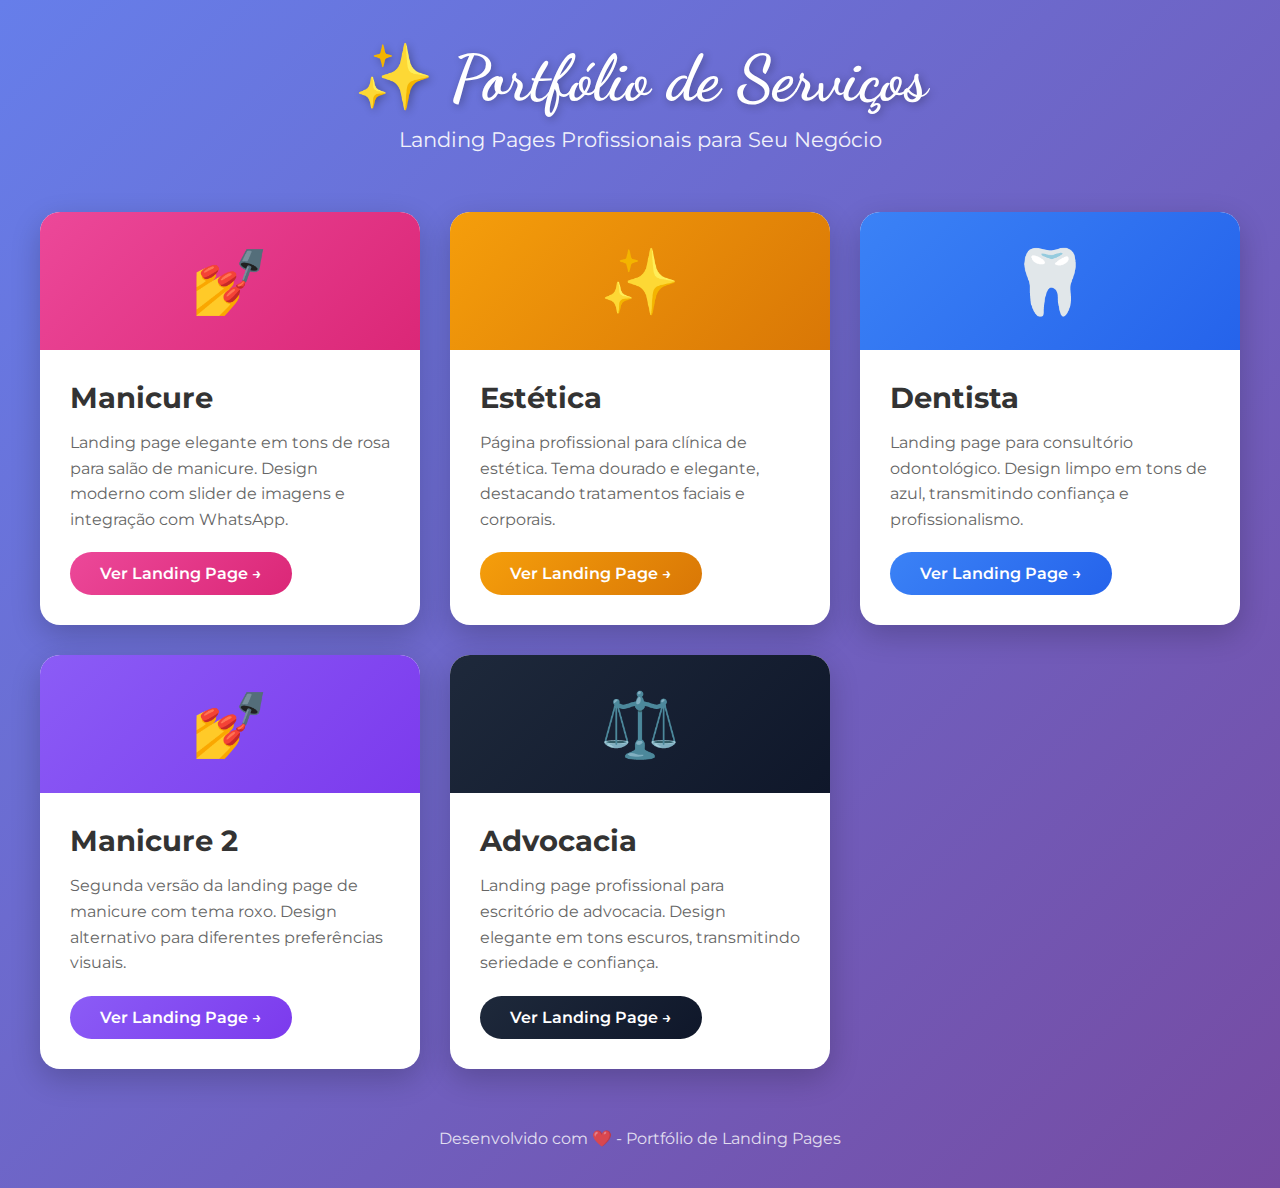
<file: index.html>
<!DOCTYPE html>
<html lang="pt-BR">
<head>
  <meta charset="UTF-8">
  <meta name="viewport" content="width=device-width, initial-scale=1.0">
  <title>Portfólio de Serviços - Landing Pages</title>
  <link rel="preconnect" href="https://fonts.googleapis.com">
  <link rel="preconnect" href="https://fonts.gstatic.com" crossorigin>
  <link href="https://fonts.googleapis.com/css2?family=Montserrat:wght@400;600;700&family=Dancing+Script:wght@600;700&display=swap" rel="stylesheet">
  <style>
    * {
      margin: 0;
      padding: 0;
      box-sizing: border-box;
    }

    body {
      font-family: 'Montserrat', sans-serif;
      background: linear-gradient(135deg, #667eea 0%, #764ba2 100%);
      min-height: 100vh;
      padding: 40px 20px;
    }

    .container {
      max-width: 1200px;
      margin: 0 auto;
    }

    header {
      text-align: center;
      margin-bottom: 60px;
      color: white;
    }

    header h1 {
      font-family: 'Dancing Script', cursive;
      font-size: 4em;
      margin-bottom: 10px;
      text-shadow: 2px 2px 8px rgba(0, 0, 0, 0.3);
    }

    header p {
      font-size: 1.3em;
      opacity: 0.9;
    }

    .services-grid {
      display: grid;
      grid-template-columns: repeat(auto-fit, minmax(300px, 1fr));
      gap: 30px;
      margin-top: 40px;
    }

    .service-card {
      background: white;
      border-radius: 20px;
      overflow: hidden;
      box-shadow: 0 10px 30px rgba(0, 0, 0, 0.2);
      transition: transform 0.3s ease, box-shadow 0.3s ease;
      text-decoration: none;
      color: inherit;
      display: block;
    }

    .service-card:hover {
      transform: translateY(-10px);
      box-shadow: 0 15px 40px rgba(0, 0, 0, 0.3);
    }

    .service-icon {
      font-size: 4em;
      text-align: center;
      padding: 30px 0;
      background: linear-gradient(135deg, #667eea 0%, #764ba2 100%);
    }

    .service-card.manicure .service-icon {
      background: linear-gradient(135deg, #ec4899 0%, #db2777 100%);
    }

    .service-card.estetica .service-icon {
      background: linear-gradient(135deg, #f59e0b 0%, #d97706 100%);
    }

    .service-card.dentista .service-icon {
      background: linear-gradient(135deg, #3b82f6 0%, #2563eb 100%);
    }

    .service-card.manicure2 .service-icon {
      background: linear-gradient(135deg, #8b5cf6 0%, #7c3aed 100%);
    }

    .service-card.advocacia .service-icon {
      background: linear-gradient(135deg, #1e293b 0%, #0f172a 100%);
    }

    .service-content {
      padding: 30px;
    }

    .service-content h2 {
      font-size: 1.8em;
      margin-bottom: 15px;
      color: #333;
    }

    .service-content p {
      color: #666;
      line-height: 1.6;
      margin-bottom: 20px;
    }

    .service-link {
      display: inline-block;
      padding: 12px 30px;
      background: linear-gradient(135deg, #667eea 0%, #764ba2 100%);
      color: white;
      text-decoration: none;
      border-radius: 25px;
      font-weight: 600;
      transition: 0.3s;
    }

    .service-card.manicure .service-link {
      background: linear-gradient(135deg, #ec4899 0%, #db2777 100%);
    }

    .service-card.estetica .service-link {
      background: linear-gradient(135deg, #f59e0b 0%, #d97706 100%);
    }

    .service-card.dentista .service-link {
      background: linear-gradient(135deg, #3b82f6 0%, #2563eb 100%);
    }

    .service-card.manicure2 .service-link {
      background: linear-gradient(135deg, #8b5cf6 0%, #7c3aed 100%);
    }

    .service-card.advocacia .service-link {
      background: linear-gradient(135deg, #1e293b 0%, #0f172a 100%);
    }

    .service-link:hover {
      transform: scale(1.05);
      box-shadow: 0 5px 15px rgba(0, 0, 0, 0.2);
    }

    footer {
      text-align: center;
      margin-top: 60px;
      color: white;
      opacity: 0.8;
    }

    @media (max-width: 768px) {
      header h1 {
        font-size: 2.5em;
      }

      .services-grid {
        grid-template-columns: 1fr;
        gap: 20px;
      }
    }
  </style>
</head>
<body>
  <div class="container">
    <header>
      <h1>✨ Portfólio de Serviços</h1>
      <p>Landing Pages Profissionais para Seu Negócio</p>
    </header>

    <div class="services-grid">
      <a href="Manicure/index.html" class="service-card manicure">
        <div class="service-icon">💅</div>
        <div class="service-content">
          <h2>Manicure</h2>
          <p>Landing page elegante em tons de rosa para salão de manicure. Design moderno com slider de imagens e integração com WhatsApp.</p>
          <span class="service-link">Ver Landing Page →</span>
        </div>
      </a>

      <a href="estetica/index.html" class="service-card estetica">
        <div class="service-icon">✨</div>
        <div class="service-content">
          <h2>Estética</h2>
          <p>Página profissional para clínica de estética. Tema dourado e elegante, destacando tratamentos faciais e corporais.</p>
          <span class="service-link">Ver Landing Page →</span>
        </div>
      </a>

      <a href="dentista/index.html" class="service-card dentista">
        <div class="service-icon">🦷</div>
        <div class="service-content">
          <h2>Dentista</h2>
          <p>Landing page para consultório odontológico. Design limpo em tons de azul, transmitindo confiança e profissionalismo.</p>
          <span class="service-link">Ver Landing Page →</span>
        </div>
      </a>

      <a href="manicure2/index.html" class="service-card manicure2">
        <div class="service-icon">💅</div>
        <div class="service-content">
          <h2>Manicure 2</h2>
          <p>Segunda versão da landing page de manicure com tema roxo. Design alternativo para diferentes preferências visuais.</p>
          <span class="service-link">Ver Landing Page →</span>
        </div>
      </a>

      <a href="advocacia/index.html" class="service-card advocacia">
        <div class="service-icon">⚖️</div>
        <div class="service-content">
          <h2>Advocacia</h2>
          <p>Landing page profissional para escritório de advocacia. Design elegante em tons escuros, transmitindo seriedade e confiança.</p>
          <span class="service-link">Ver Landing Page →</span>
        </div>
      </a>
    </div>

    <footer>
      <p>Desenvolvido com ❤️ - Portfólio de Landing Pages</p>
    </footer>
  </div>
</body>
</html>
</file>
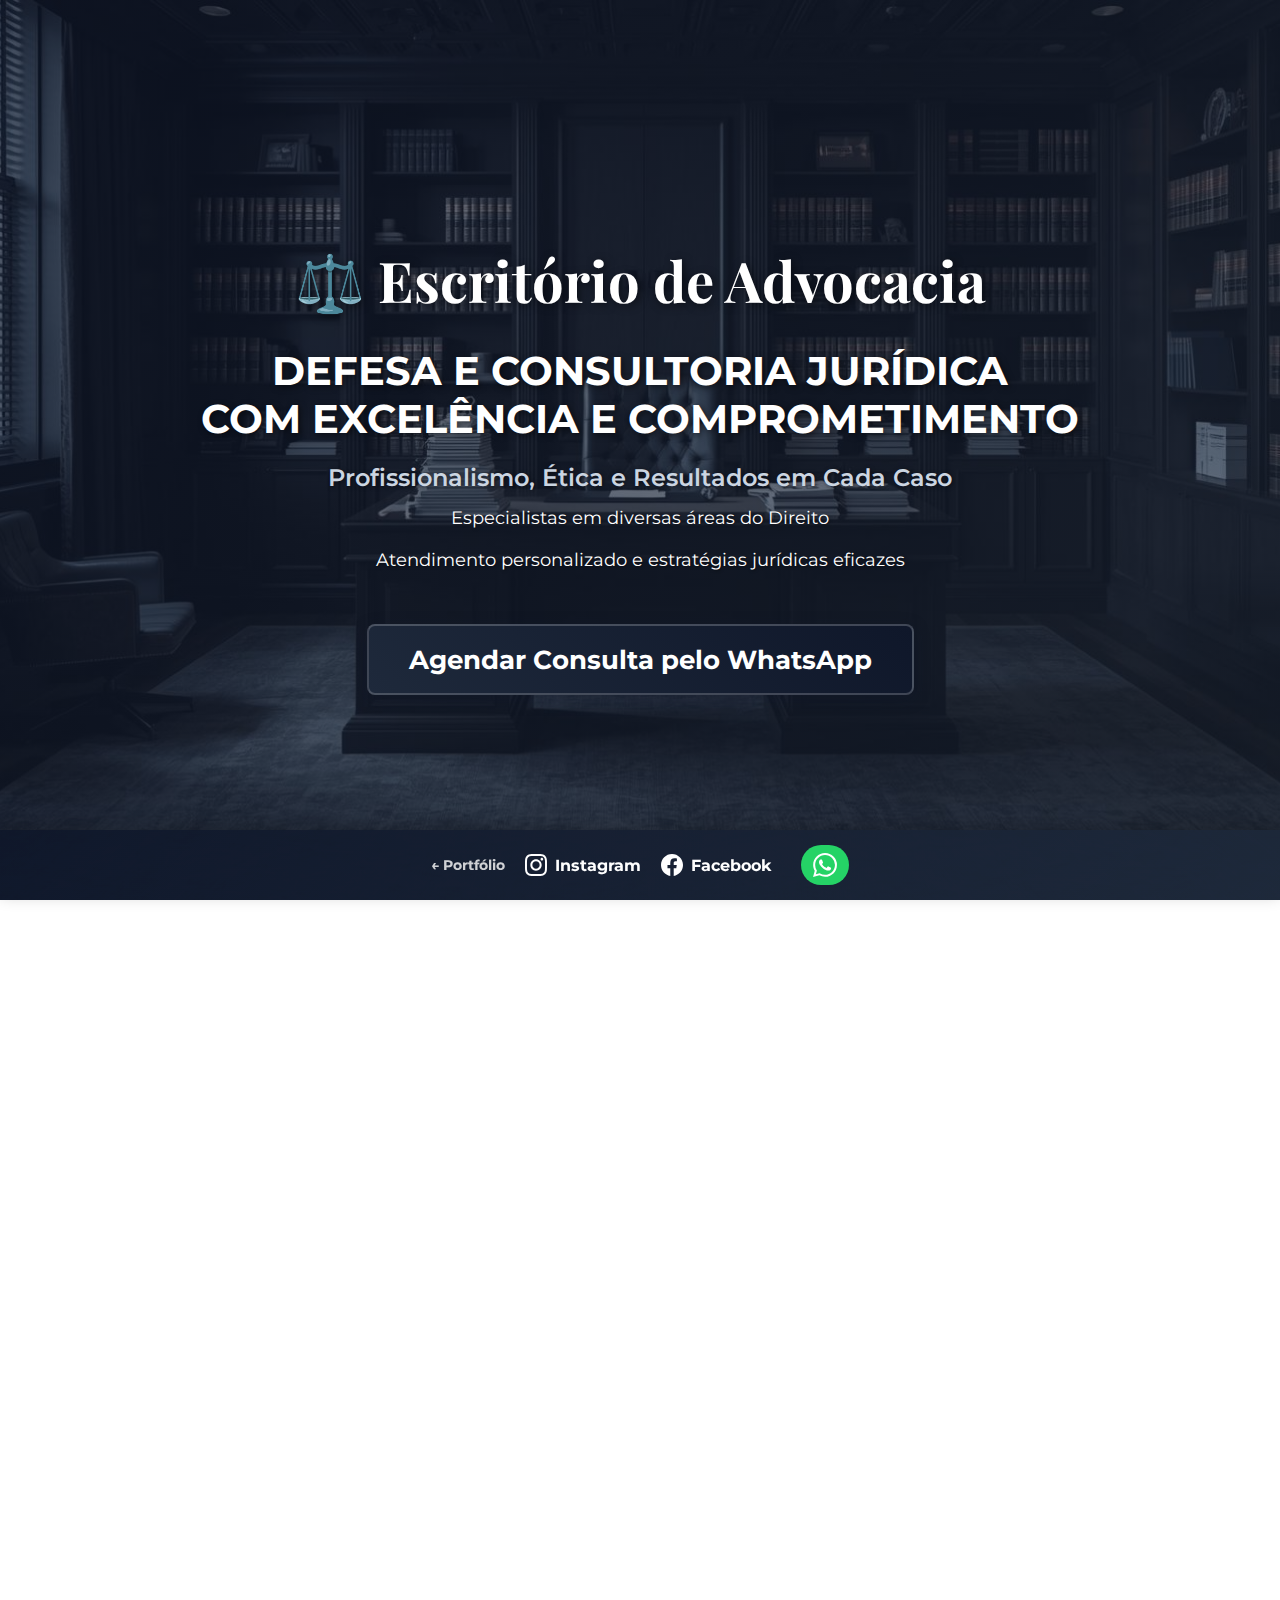
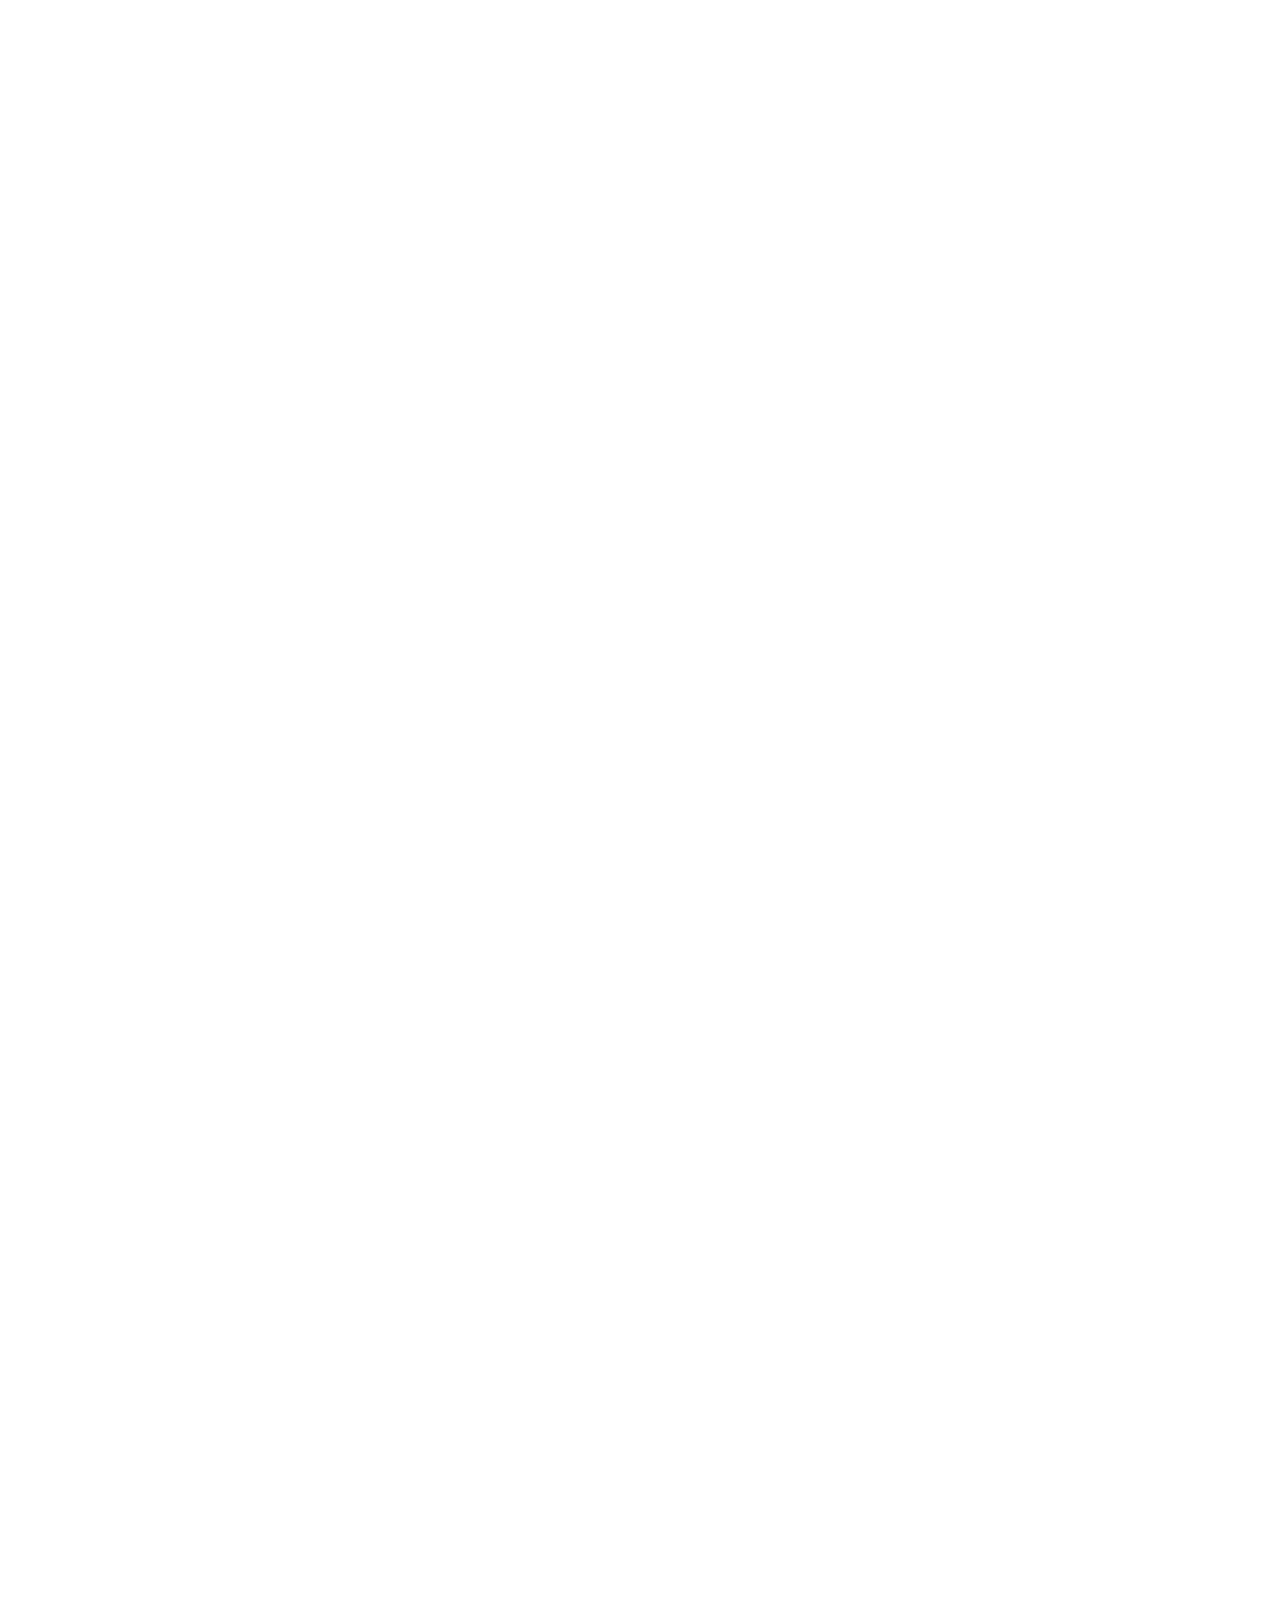
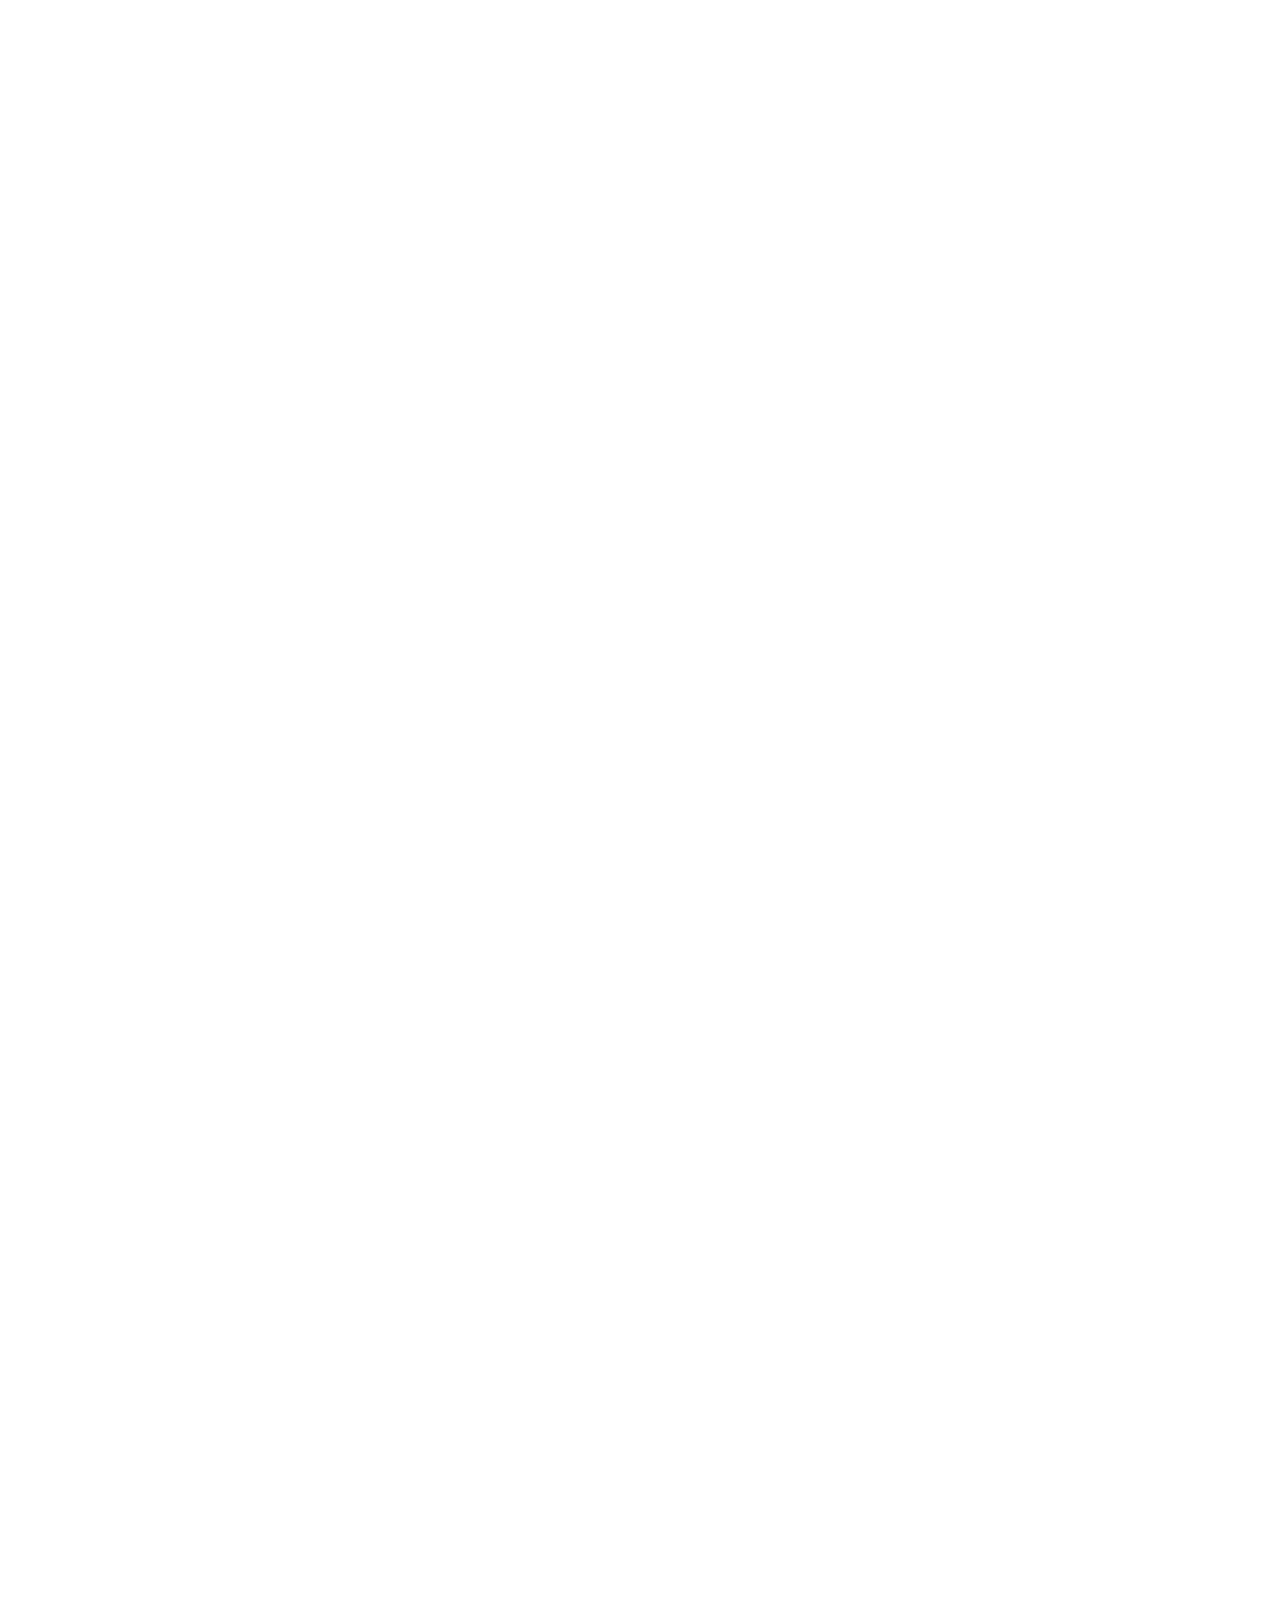
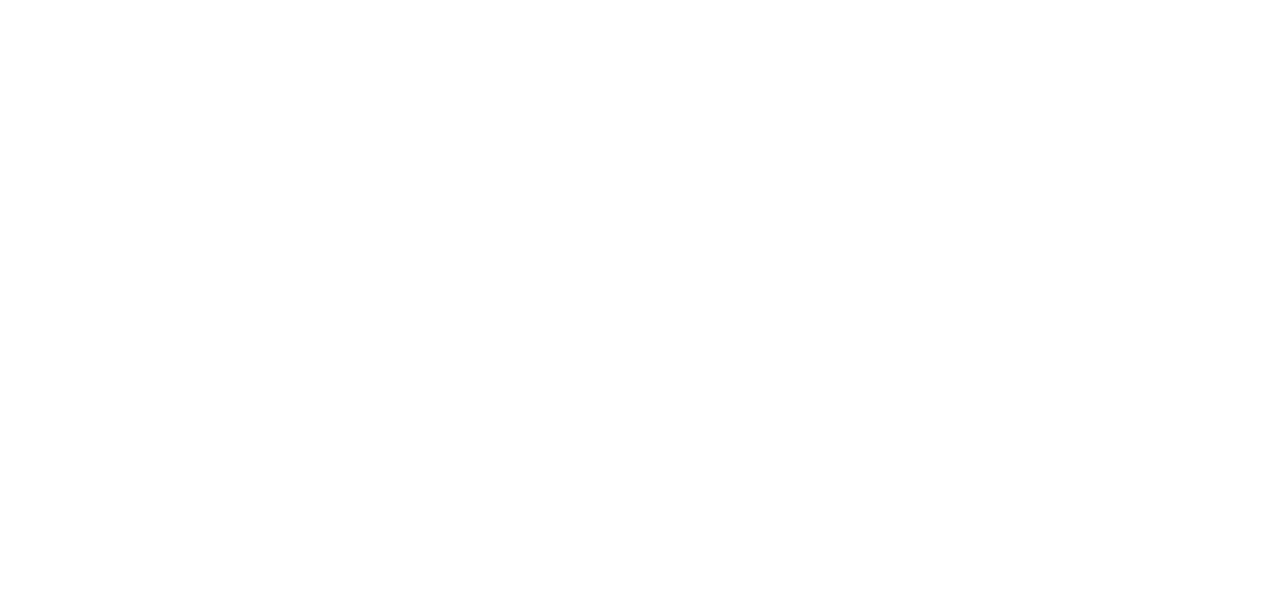
<file: advocacia/index.html>
<!DOCTYPE html>
<html lang="pt-BR">
<head>
  <meta charset="UTF-8">
  <meta name="viewport" content="width=device-width, initial-scale=1.0">
  <title>Escritório de Advocacia - Defesa e Consultoria Jurídica</title>
  <link rel="stylesheet" href="static/css/style.css">
  <link rel="preconnect" href="https://fonts.googleapis.com">
  <link rel="preconnect" href="https://fonts.gstatic.com" crossorigin>
  <link href="https://fonts.googleapis.com/css2?family=Montserrat:wght@400;600;700&family=Playfair+Display:wght@700&display=swap" rel="stylesheet">
</head>
<body>

  <div class="hero">
    <div class="overlay">
      <h1 class="logo-text">⚖️ Escritório de Advocacia</h1>

      <h2>DEFESA E CONSULTORIA JURÍDICA<br>COM EXCELÊNCIA E COMPROMETIMENTO</h2>

      <h3>Profissionalismo, Ética e Resultados em Cada Caso</h3>

      <p>Especialistas em diversas áreas do Direito<br><br>
      Atendimento personalizado e estratégias jurídicas eficazes</p><br>

      <div class="buttons">
        <a href="https://wa.me/5511999999999?text=Olá!%20Gostaria%20de%20agendar%20uma%20consulta" class="btn-primary" target="_blank">Agendar Consulta pelo WhatsApp</a>
      </div>
    </div>

    <div class="slides">
      <img src="static/img/slide1.jpg" alt="Advocacia 1">
      <img src="static/img/slide2.jpg" alt="Advocacia 2">
    </div>
  </div>

  <script src="static/js/slider.js"></script>

  <!-- Seção 1: Nossos Serviços -->
  <section class="content-section section-servicos">
    <div class="content-wrapper">
      <img src="static/img/servicos.jpg" alt="Nossos Serviços" class="content-image">
      <div class="content-text">
        <h2>Nossos Serviços</h2>
        <p>Oferecemos uma gama completa de serviços jurídicos para atender suas necessidades.</p>
        <p>Nossos advogados são especializados em diversas áreas do Direito, garantindo uma assessoria jurídica completa e eficiente.</p>
        <p><strong>Direito Civil, Direito Trabalhista, Direito Empresarial, Direito Criminal, Direito de Família, Direito Imobiliário e muito mais!</strong></p>
        <p><strong>Venha conhecer nosso escritório e descubra como podemos ajudar você!</strong></p>
      </div>
    </div>
  </section>

  <!-- Seção 2: Experiência e Competência -->
  <section class="content-section section-tecnicas">
    <div class="content-wrapper">
      <img src="static/img/tecnicas.jpg" alt="Experiência e Competência" class="content-image">
      <div class="content-text">
        <h2>Experiência e Competência</h2>
        <p>Contamos com uma equipe de profissionais altamente qualificados e experientes!</p>
        <p>Nossas especialidades: <strong>CONSULTORIA JURÍDICA, DEFESA EM PROCESSOS, ELABORAÇÃO DE CONTRATOS, MEDIAÇÃO E CONCILIAÇÃO, ASSESSORIA EMPRESARIAL, E MUITO MAIS!</strong></p>
        <div class="buttons">
          <a href="https://wa.me/5511999999999?text=Olá!%20Gostaria%20de%20saber%20mais%20sobre%20os%20serviços" class="btn-primary" target="_blank">Fale Conosco</a>
        </div>
      </div>
    </div>
  </section>

  <!-- Seção 3: Compromisso com o Cliente -->
  <section class="content-section section-produtos">
    <div class="content-wrapper">
      <img src="static/img/produtos.jpg" alt="Compromisso com o Cliente" class="content-image">
      <div class="content-text">
        <h2>Compromisso com o Cliente</h2>
        <p>Trabalhamos com transparência, ética e dedicação em cada caso.</p>
        <p>Nossos clientes recebem acompanhamento personalizado e atualizações constantes sobre o andamento de seus processos.</p>
        <p><strong>Confiança, transparência e resultados em cada atendimento!</strong></p>
      </div>
    </div>
  </section>

  <!-- Seção 4: Ambiente Profissional -->
  <section class="content-section section-ambiente">
    <div class="content-wrapper">
      <img src="static/img/ambiente.jpg" alt="Ambiente Profissional" class="content-image">
      <div class="content-text">
        <h2>Ambiente Profissional</h2>
        <p>Nosso escritório foi pensado para proporcionar um ambiente acolhedor e profissional!</p>
        <p>Salas de reunião equipadas, ambiente climatizado e atendimento discreto fazem parte do nosso diferencial.</p>
        <p>Cada cliente é único e recebe atenção especial, garantindo que se sinta confiante e bem atendido.</p>
        <p>Venha conhecer nosso espaço e descubra o atendimento que você merece!</p>
      </div>
    </div>
  </section>

  <!-- Seção 5: Agendamento -->
  <section class="content-section section-agendamento">
    <div class="content-wrapper">
      <img src="static/img/agendamento.jpg" alt="Agendamento" class="content-image">
      <div class="content-text">
        <h2>Agende Sua Consulta</h2>
        <ul>
          <li>Atendimento de segunda a sexta!</li>
          <li>Horários flexíveis para se adequar à sua rotina!</li>
          <li>Agendamento rápido e fácil pelo WhatsApp!</li>
        </ul>
        <p><strong>Não perca tempo! Agende agora e tenha a assessoria jurídica que você precisa!</strong></p>
        <div class="buttons">
          <a href="https://wa.me/5511999999999?text=Olá!%20Gostaria%20de%20agendar%20uma%20consulta" class="btn-primary" target="_blank">Agendar Agora</a>
        </div>
      </div>
    </div>
  </section>

  <footer class="footer-social">
    <a href="../index.html" class="social-link" style="opacity: 0.8; font-size: 0.9em;">
      ← Portfólio
    </a>
    <a href="https://www.instagram.com/advocacia_escritorio" class="social-link">
      <svg width="22" height="22" viewBox="0 0 24 24" fill="currentColor">
        <path d="M12 2.163c3.204 0 3.584.012 4.85.07 3.252.148 4.771 1.691 4.919 4.919.058 1.265.069 1.645.069 4.849 0 3.205-.012 3.584-.069 4.849-.149 3.225-1.664 4.771-4.919 4.919-1.266.058-1.644.07-4.85.07-3.204 0-3.584-.012-4.849-.07-3.26-.149-4.771-1.699-4.919-4.92-.058-1.265-.07-1.644-.07-4.849 0-3.204.013-3.583.07-4.849.149-3.227 1.664-4.771 4.919-4.919 1.266-.057 1.645-.069 4.849-.069zm0-2.163c-3.259 0-3.667.014-4.947.072-4.358.2-6.78 2.618-6.98 6.98-.059 1.281-.073 1.689-.073 4.948 0 3.259.014 3.668.072 4.948.2 4.358 2.618 6.78 6.98 6.98 1.281.058 1.689.072 4.948.072 3.259 0 3.668-.014 4.948-.072 4.354-.2 6.782-2.618 6.979-6.98.059-1.28.073-1.689.073-4.948 0-3.259-.014-3.667-.072-4.947-.196-4.354-2.617-6.78-6.979-6.98-1.281-.059-1.69-.073-4.949-.073zm0 5.838c-3.403 0-6.162 2.759-6.162 6.162s2.759 6.163 6.162 6.163 6.162-2.759 6.162-6.163c0-3.403-2.759-6.162-6.162-6.162zm0 10.162c-2.209 0-4-1.79-4-4 0-2.209 1.791-4 4-4s4 1.791 4 4c0 2.21-1.791 4-4 4zm6.406-11.845c-.796 0-1.441.645-1.441 1.44s.645 1.44 1.441 1.44c.795 0 1.439-.645 1.439-1.44s-.644-1.44-1.439-1.44z"/>
      </svg>
      Instagram
    </a>
    <a href="https://www.facebook.com/advocacia_escritorio" class="social-link">
      <svg width="22" height="22" viewBox="0 0 24 24" fill="currentColor">
        <path d="M24 12.073c0-6.627-5.373-12-12-12s-12 5.373-12 12c0 5.99 4.388 10.954 10.125 11.854v-8.385H7.078v-3.47h3.047V9.43c0-3.007 1.792-4.669 4.533-4.669 1.312 0 2.686.235 2.686.235v2.953H15.83c-1.491 0-1.956.925-1.956 1.874v2.25h3.328l-.532 3.47h-2.796v8.385C19.612 23.027 24 18.062 24 12.073z"/>
      </svg>
      Facebook
    </a>
    <a href="https://wa.me/5511999999999?text=Olá!%20Gostaria%20de%20agendar%20uma%20consulta" class="whatsapp-icon" target="_blank">
      <svg width="40" height="40" viewBox="0 0 24 24" fill="currentColor">
        <path d="M17.472 14.382c-.297-.149-1.758-.867-2.03-.967-.273-.099-.471-.148-.67.15-.197.297-.767.966-.94 1.164-.173.199-.347.223-.644.075-.297-.15-1.255-.463-2.39-1.475-.883-.788-1.48-1.761-1.653-2.059-.173-.297-.018-.458.13-.606.134-.133.298-.347.446-.52.149-.174.198-.298.298-.497.099-.198.05-.371-.025-.52-.075-.149-.669-1.612-.916-2.207-.242-.579-.487-.5-.669-.51-.173-.008-.371-.01-.57-.01-.198 0-.52.074-.792.372-.272.297-1.04 1.016-1.04 2.479 0 1.462 1.065 2.875 1.213 3.074.149.198 2.096 3.2 5.077 4.487.709.306 1.262.489 1.694.625.712.227 1.36.195 1.871.118.571-.085 1.758-.719 2.006-1.413.248-.694.248-1.289.173-1.413-.074-.124-.272-.198-.57-.347m-5.421 7.403h-.004a9.87 9.87 0 01-5.031-1.378l-.361-.214-3.741.982.998-3.648-.235-.374a9.86 9.86 0 01-1.51-5.26c.001-5.45 4.436-9.884 9.888-9.884 2.64 0 5.122 1.03 6.988 2.898a9.825 9.825 0 012.893 6.994c-.003 5.45-4.437 9.884-9.885 9.884m8.413-18.297A11.815 11.815 0 0012.05 0C5.495 0 .16 5.335.157 11.892c0 2.096.547 4.142 1.588 5.945L.057 24l6.305-1.654a11.882 11.882 0 005.683 1.448h.005c6.554 0 11.89-5.335 11.893-11.893a11.821 11.821 0 00-3.48-8.413Z"/>
      </svg>
    </a>
  </footer>

</body>
</html>
</file>
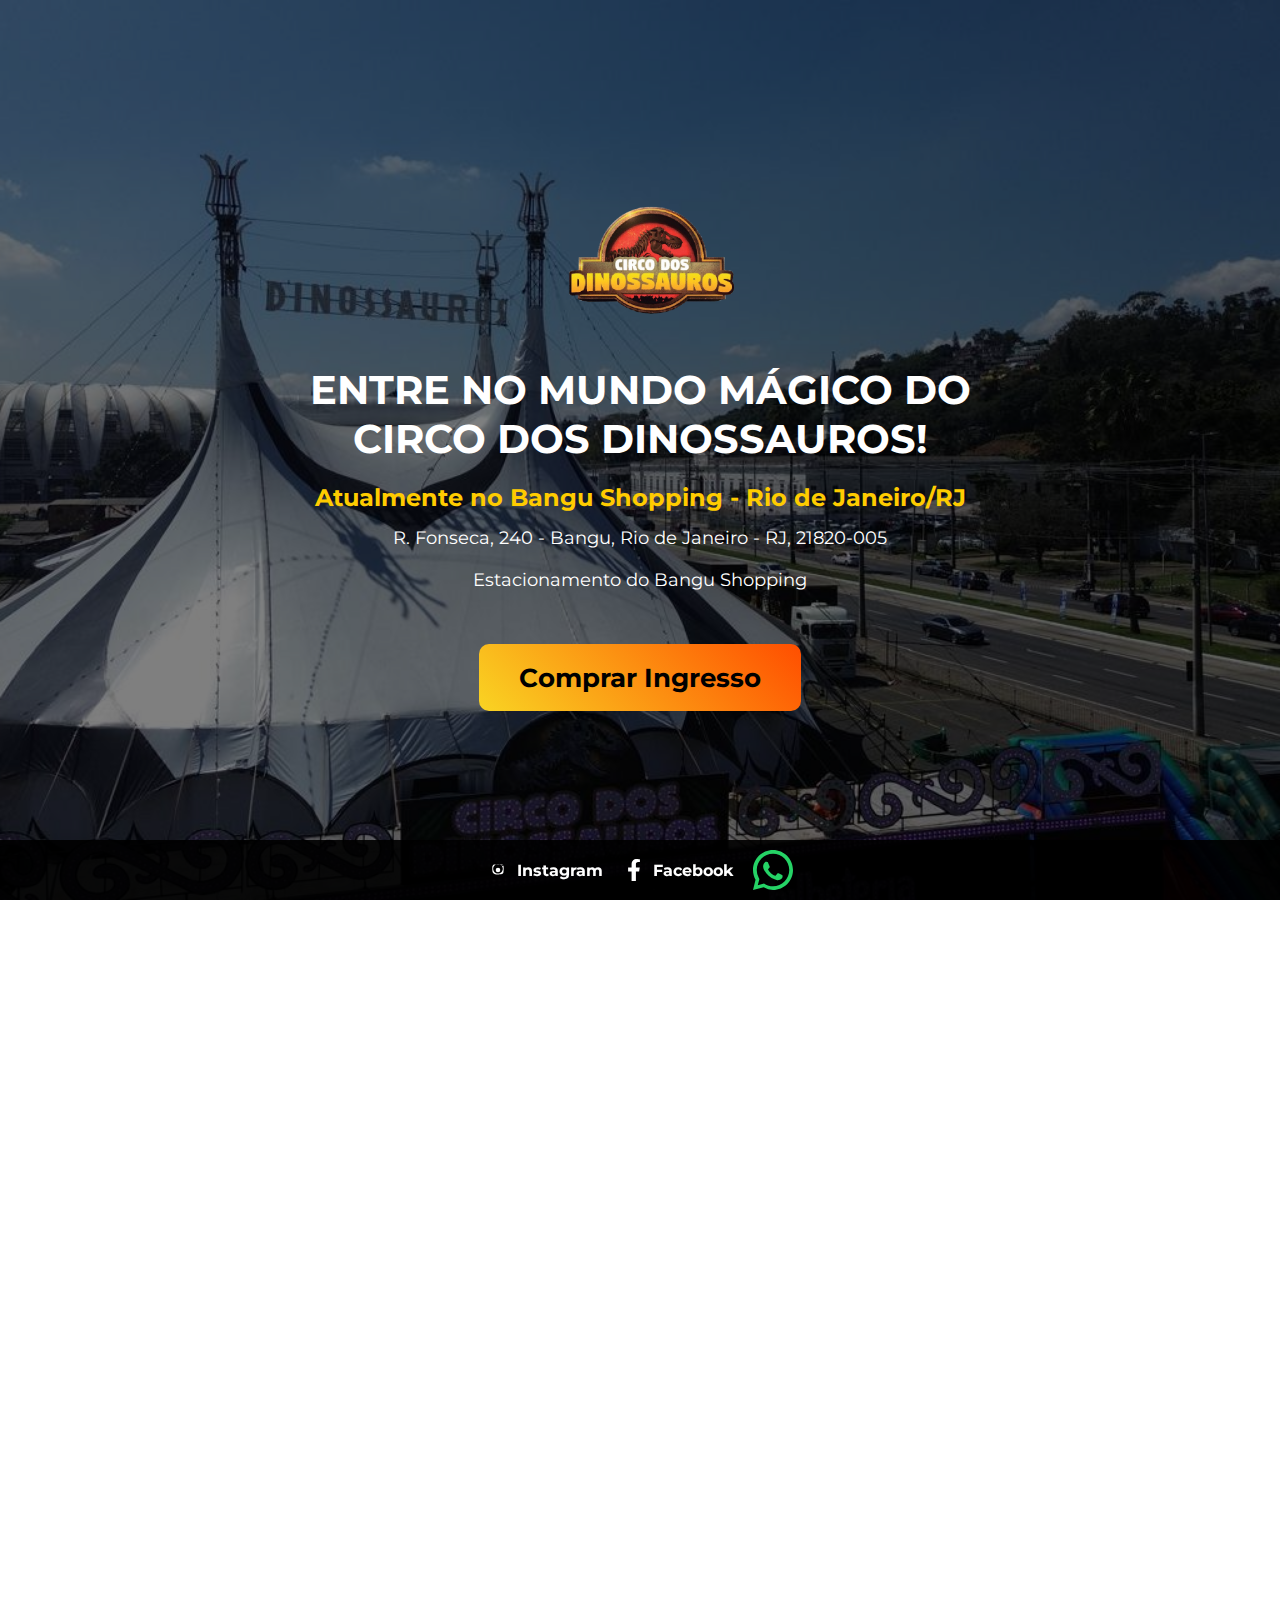
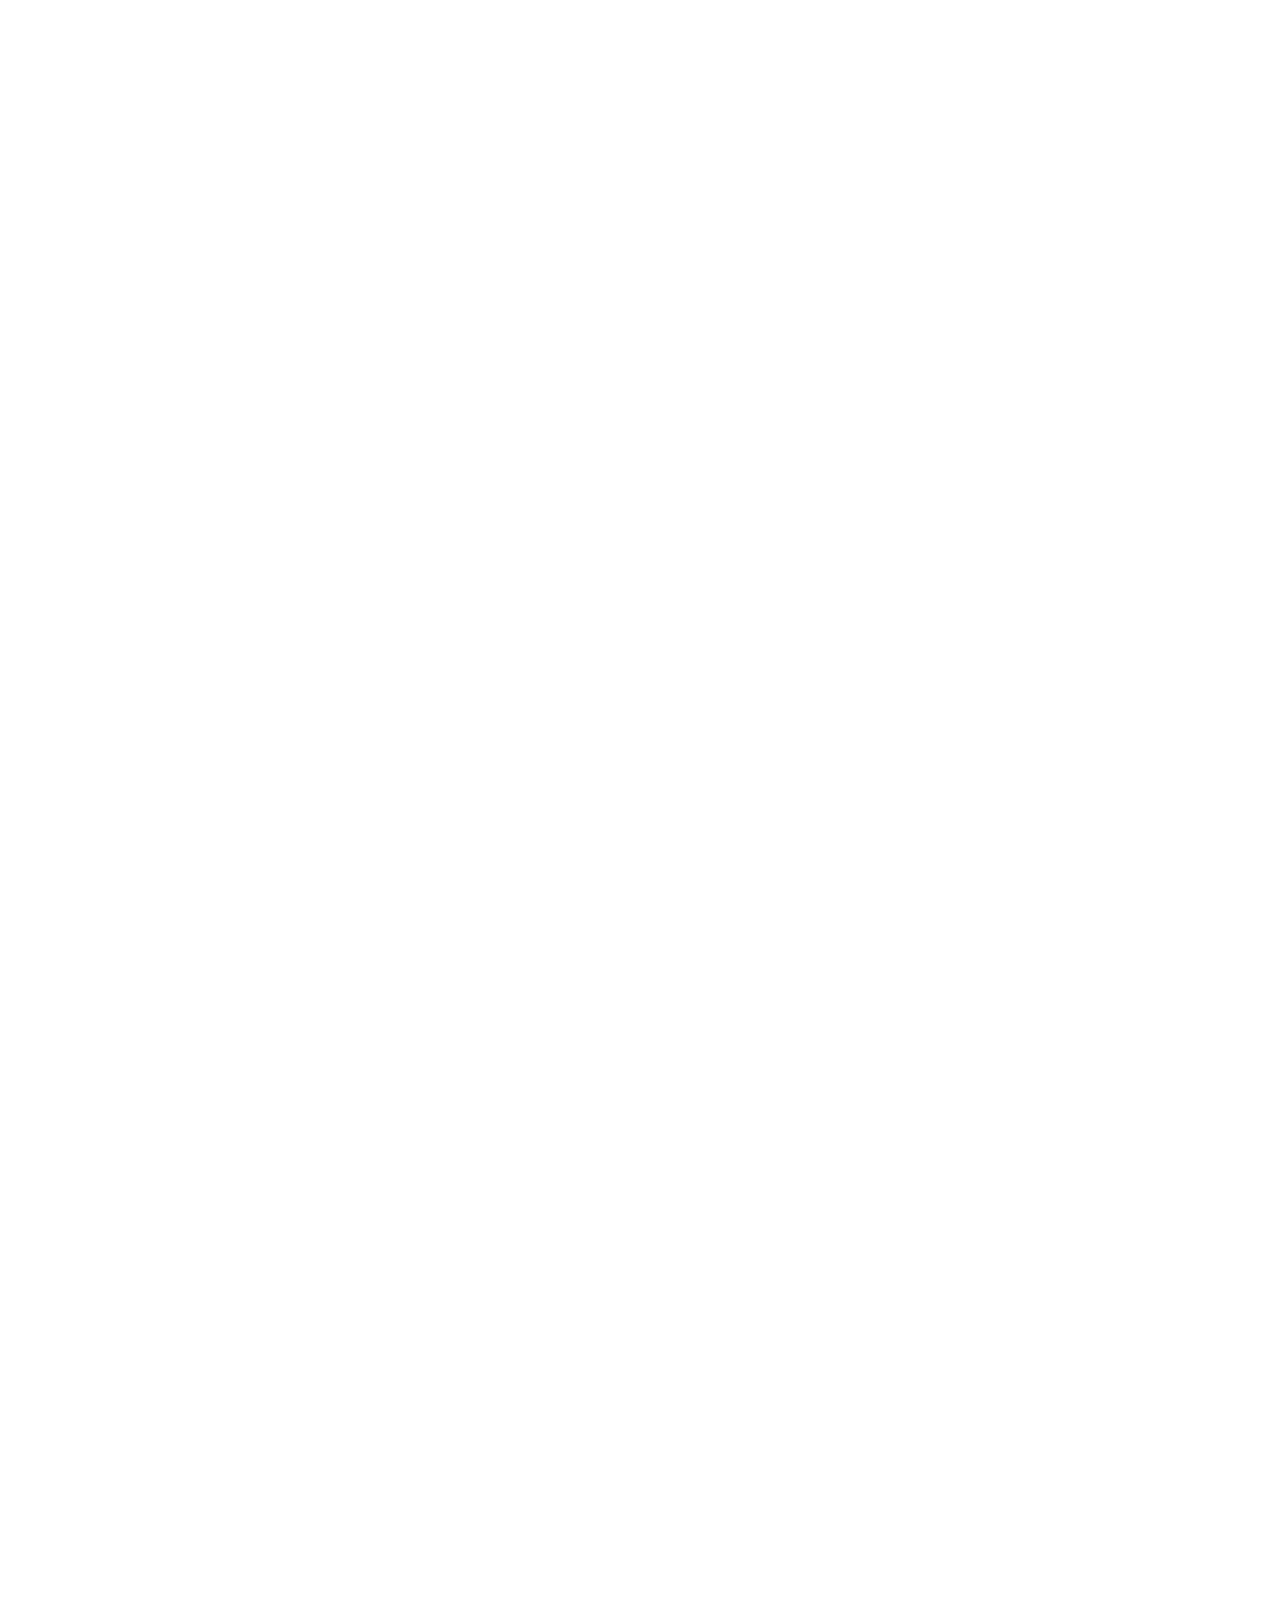
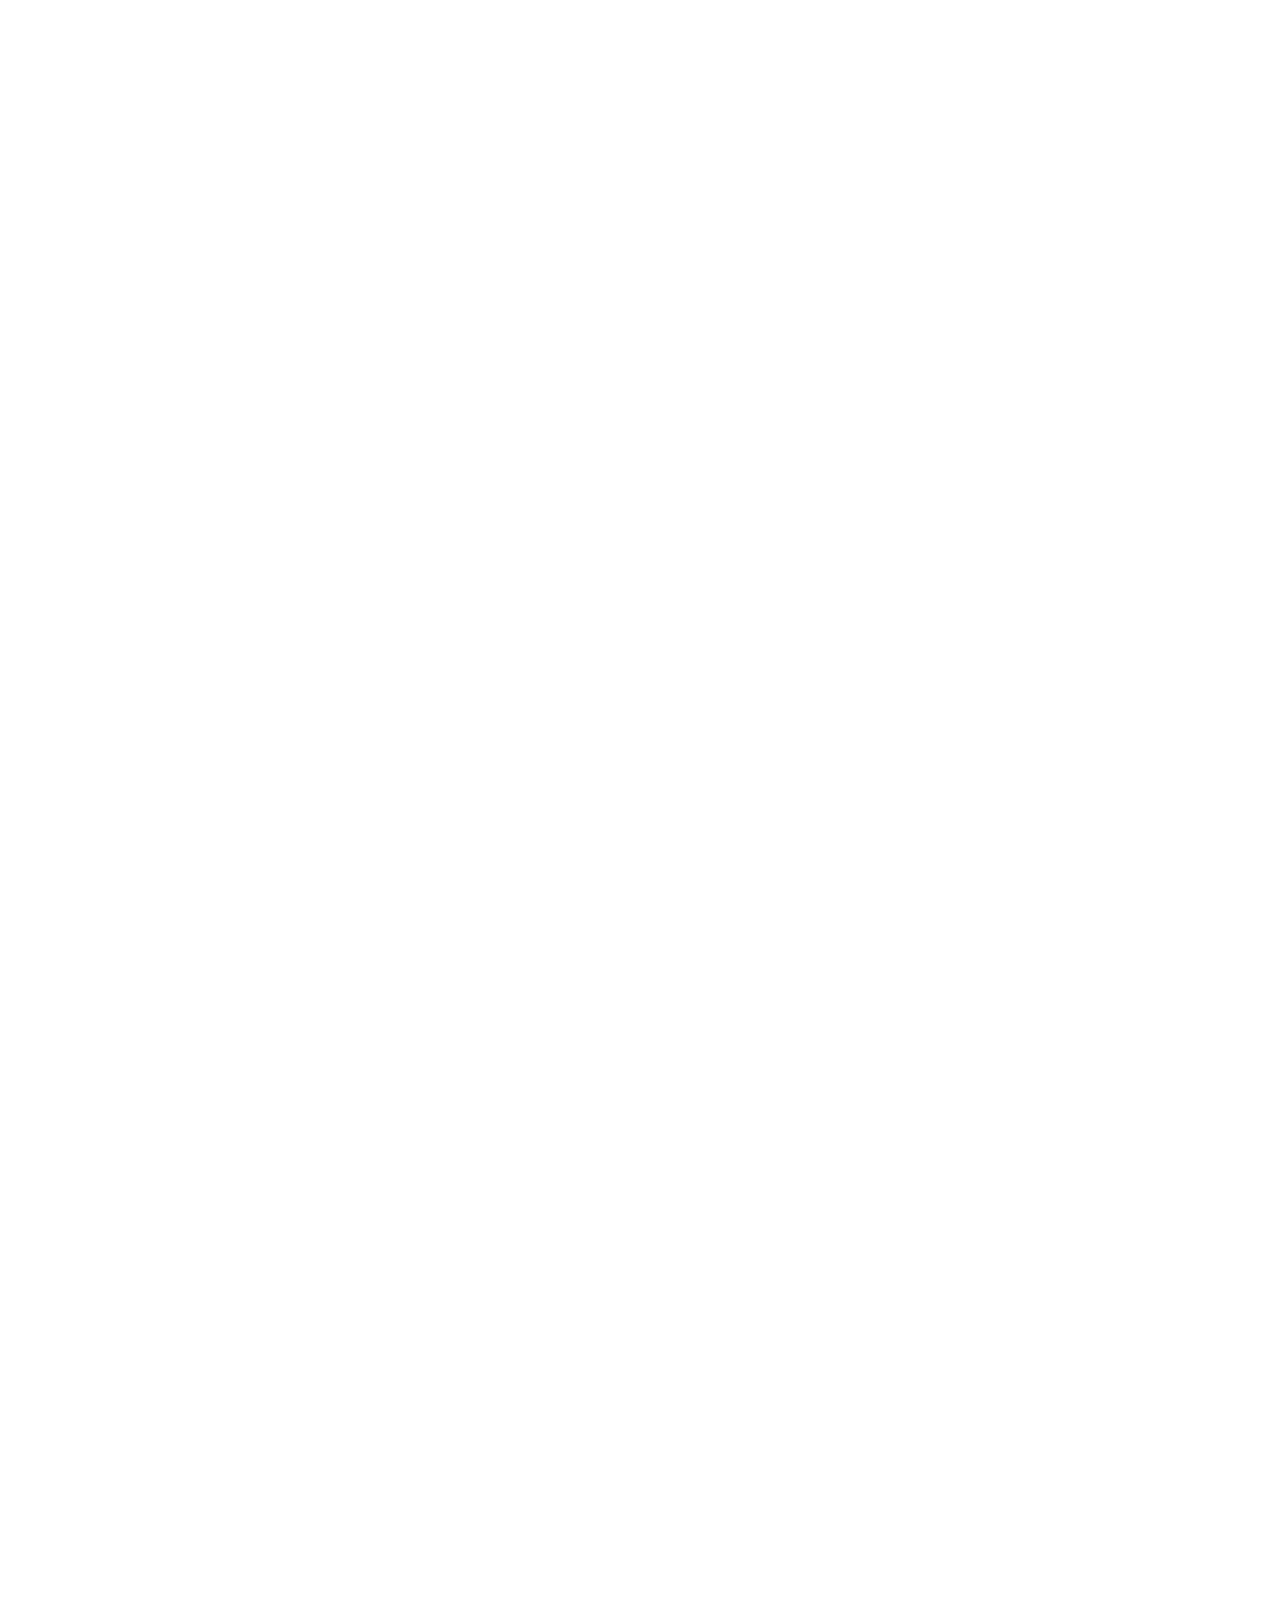
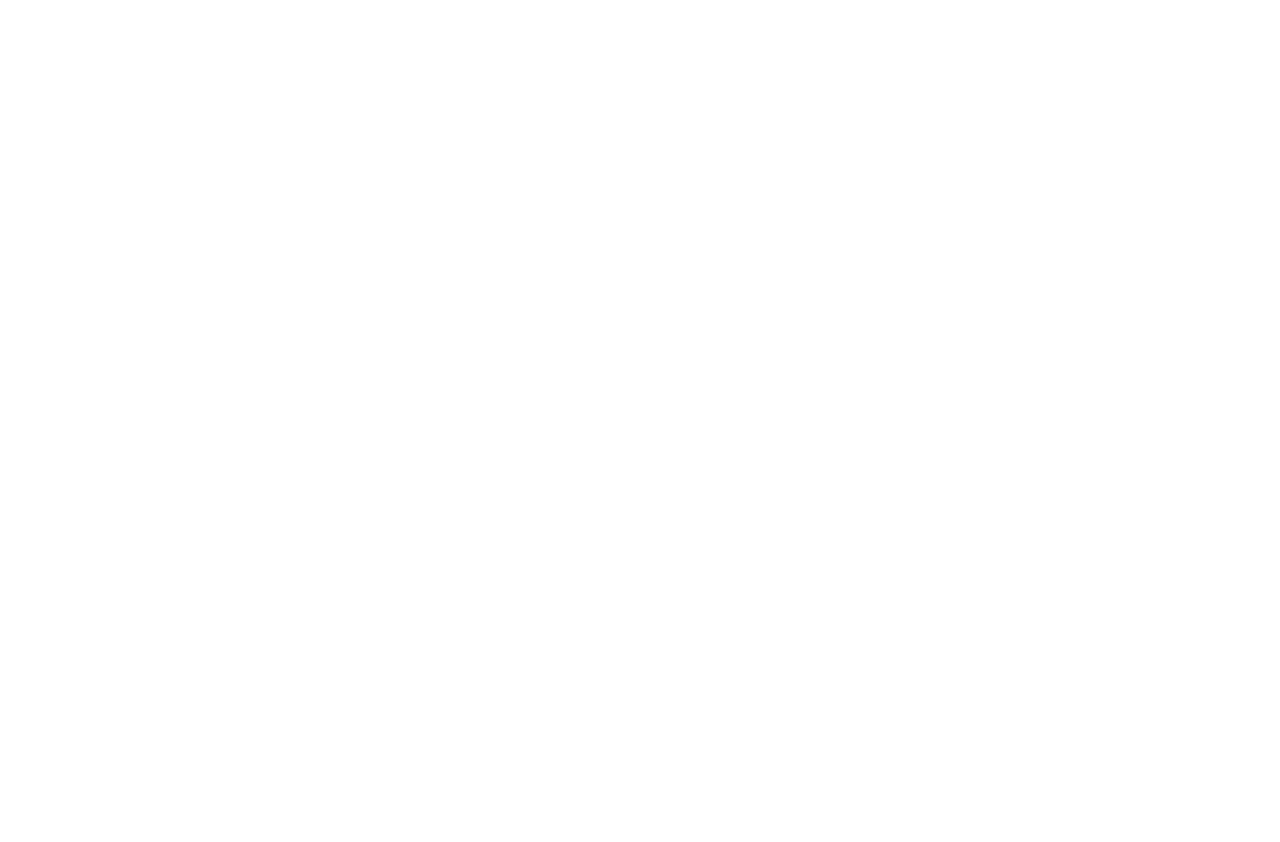
<file: Circo dos Dinossauros/index.html>
<!DOCTYPE html>
<html lang="pt-BR">
<head>
  <meta charset="UTF-8">
  <meta name="viewport" content="width=device-width, initial-scale=1.0">
  <title>Circo dos Dinossauros</title>
  <link rel="stylesheet" href="static/css/style.css">
  <link rel="preconnect" href="https://fonts.googleapis.com">
  <link rel="preconnect" href="https://fonts.gstatic.com" crossorigin>
  <link href="https://fonts.googleapis.com/css2?family=Montserrat:wght@400;700&display=swap" rel="stylesheet">
</head>
<body>

  <div class="hero">

    <div class="overlay">
      <img src="static/img/logo-dinossauro.png" alt="Logo Circo dos Dinossauros" class="logo">

      <h1>ENTRE NO MUNDO MÁGICO DO<br>CIRCO DOS DINOSSAUROS!</h1>

      <h2>Atualmente no Bangu Shopping - Rio de Janeiro/RJ</h2>

      <p>R. Fonseca, 240 - Bangu, Rio de Janeiro - RJ, 21820-005<br><br>
      Estacionamento do Bangu Shopping</p><br>

      <div class="buttons">
        <a href="https://www.guicheweb.com.br/circodosdinossauros" class="btn-primary" target="_blank">Comprar Ingresso</a>
      </div>
    </div>


    <div class="slides">
      <img src="static/img/slide1.jpeg" alt="Slide 1">
      <img src="static/img/slide2.jpeg" alt="Slide 2">
      <img src="static/img/slide3.jpeg" alt="Slide 3">
      <img src="static/img/slide4.jpeg" alt="Slide 4">
      <img src="static/img/slide5.jpeg" alt="Slide 5">
      <img src="static/img/slide6.jpeg" alt="Slide 6">
      <img src="static/img/slide7.jpeg" alt="Slide 7">
      <img src="static/img/slide8.jpeg" alt="Slide 8">
      <img src="static/img/slide9.jpeg" alt="Slide 9">
      <img src="static/img/slide10.jpeg" alt="Slide 10">
      <img src="static/img/slide11.jpeg" alt="Slide 11">
      <img src="static/img/slide12.jpeg" alt="Slide 12">
    </div>
  </div>

  <script src="static/js/slider.js"></script>

  <!-- Seção 1: O Circo -->
  <section class="content-section section-circo">
    <div class="content-wrapper">
      <img src="static/img/ocirco.jpeg" alt="O Circo" class="content-image">
      <div class="content-text">
        <h2>O Circo</h2>
        <p>Com mais de quatro décadas de experiência na América Latina, o Fabuloso Circo dos Dinossauros é considerado o Circo Temático mais incrível do mundo.</p>
        <p>O espetáculo reúne a tradição da arte circense e a tecnologia com o fascinante Mundo Jurássico, encantando o público de todas as idades.</p>
        <p><strong> São 25 atrações</strong>, entre elas, o globo da morte, malabaristas, equilibristas, trapezistas, corda indiana, tecido, rebote, mágicos, palhaços, e os gigantescos Dinossauros e Dragões.</p>
        <p><strong> O Circo dos Dinossauros traz alegria, diversão e encantamento para toda a família!</strong></p>
      </div>
    </div>
  </section>

  <!-- Seção 2: Atrações -->
  <section class="content-section section-atracoes">
    <div class="content-wrapper">
      <img src="static/img/atracoes.png" alt="Atrações" class="content-image">
      <div class="content-text">
        <h2>Atrações</h2>
        <p>Prepare-se para uma experiência jurássica inesquecível! O Circo dos Dinossauros traz um espetáculo único, misturando acrobacias, tecnologia, efeitos especiais e muita adrenalina!</p>
        <p>Confira as atrações: <strong>DINOSSAUROS GIGANTES ANIMATRONIC, ACROBATAS, GLOBO DA MORTE, PALHAÇO, SHOW DE LUZES E EFEITOS ESPECIAIS E MUITA INTERAÇÃO COM O PÚBLICO.</strong></p>
        <div class="buttons">
          <a href="https://www.guicheweb.com.br/circodosdinossauros" class="btn-primary" target="_blank">Comprar Ingresso</a>
        </div>
      </div>
    </div>
  </section>

  <!-- Seção OS DINOSSAUROS -->
  <section class="content-section section-dinossauros">
    <div class="content-wrapper">
      <img src="static/img/dinossauros.jpg" alt="Os Dinossauros" class="content-image">
      <div class="content-text">
        <h2>Os Dinossauros</h2>
        <p>O espetáculo traz réplicas impressionantes de dinossauros, com movimentos realistas, sons envolventes e iluminação especial, proporcionando uma verdadeira viagem no tempo.</p>
        <p>Além disso, os artistas e acrobatas interagem com essas incríveis criaturas, tornando cada apresentação ainda mais emocionante.</p>
        <p><strong>Prepare-se para aventura, adrenalina e muita diversão em um show único, onde ciência, entretenimento e fantasia se encontram no picadeiro!</strong></p>
      </div>
    </div>
  </section>

  <!-- Seção AMBIENTES -->
  <section class="content-section section-ambientes">
    <div class="content-wrapper">
      <img src="static/img/ambientes.jpg" alt="Ambientes" class="content-image">
      <div class="content-text">
        <h2>Ambientes</h2>
        <p>O ambiente no Circo dos Dinossauros é totalmente imersivo, transportando o público diretamente para a Era Jurássica!</p>
        <p>Desde a entrada, a cenografia impressiona, com florestas pré-históricas, sons da natureza e réplicas gigantes de dinossauros espalhadas pelo espaço.</p>
        <p>A iluminação especial e os efeitos sonoros realistas criam uma atmosfera mágica, fazendo com que adultos e crianças se sintam parte dessa aventura no tempo.</p>
        <p>Dentro da lona, o espetáculo acontece em um palco grandioso, onde dinossauros animatrônicos ganham vida e interagem com os artistas.</p>
        <p>O show combina performances acrobáticas, efeitos especiais, luzes e som para garantir uma experiência inesquecível para toda a família.</p>
        <p>É um verdadeiro parque jurássico dentro do circo, cheio de mistério, emoção e muita diversão!</p>
      </div>
    </div>
  </section>

  <!-- Seção 5: Loja Temática -->
  <section class="content-section section-loja">
    <div class="content-wrapper">
      <img src="static/img/loja.png" alt="Loja Temática" class="content-image">
      <div class="content-text">
        <h2>Loja Temática: O Portal para o Jurássico</h2>
        <ul>
          <li>Conhecer e tirar fotos gratuitas com os dinossauros!</li>
          <li>Explorar um cenário que desperta emoções e curiosidade pelo universo jurássico!</li>
        </ul>
        <p><strong>Não Perca! Adquira seus ingressos agora e se prepare para uma jornada mágica que vai encantar todas as idades!</strong></p>
        <div class="buttons">
          <a href="https://www.guicheweb.com.br/circodosdinossauros" class="btn-primary" target="_blank">Comprar Ingresso</a>
        </div>
      </div>
    </div>
  </section>

  <footer class="footer-social">
    <a href="https://www.instagram.com/circodosdinossaurosoficial" class="social-link">
      <img src="static/img/instagram-icon.svg" alt="Instagram"> Instagram
    </a>
    <a href="https://web.facebook.com/circodosdinossaurosoficial/?locale=pt_BR&_rdc=1&_rdr#" class="social-link">
      <img src="static/img/facebook-icon.svg" alt="Facebook"> Facebook
    </a>
    <a href="https://wa.me/5551992787743" class="whatsapp-icon" target="_blank">
      <img src="static/img/whatsapp.svg" alt="WhatsApp">
    </a>
  </footer>

</body>
</html>
</file>
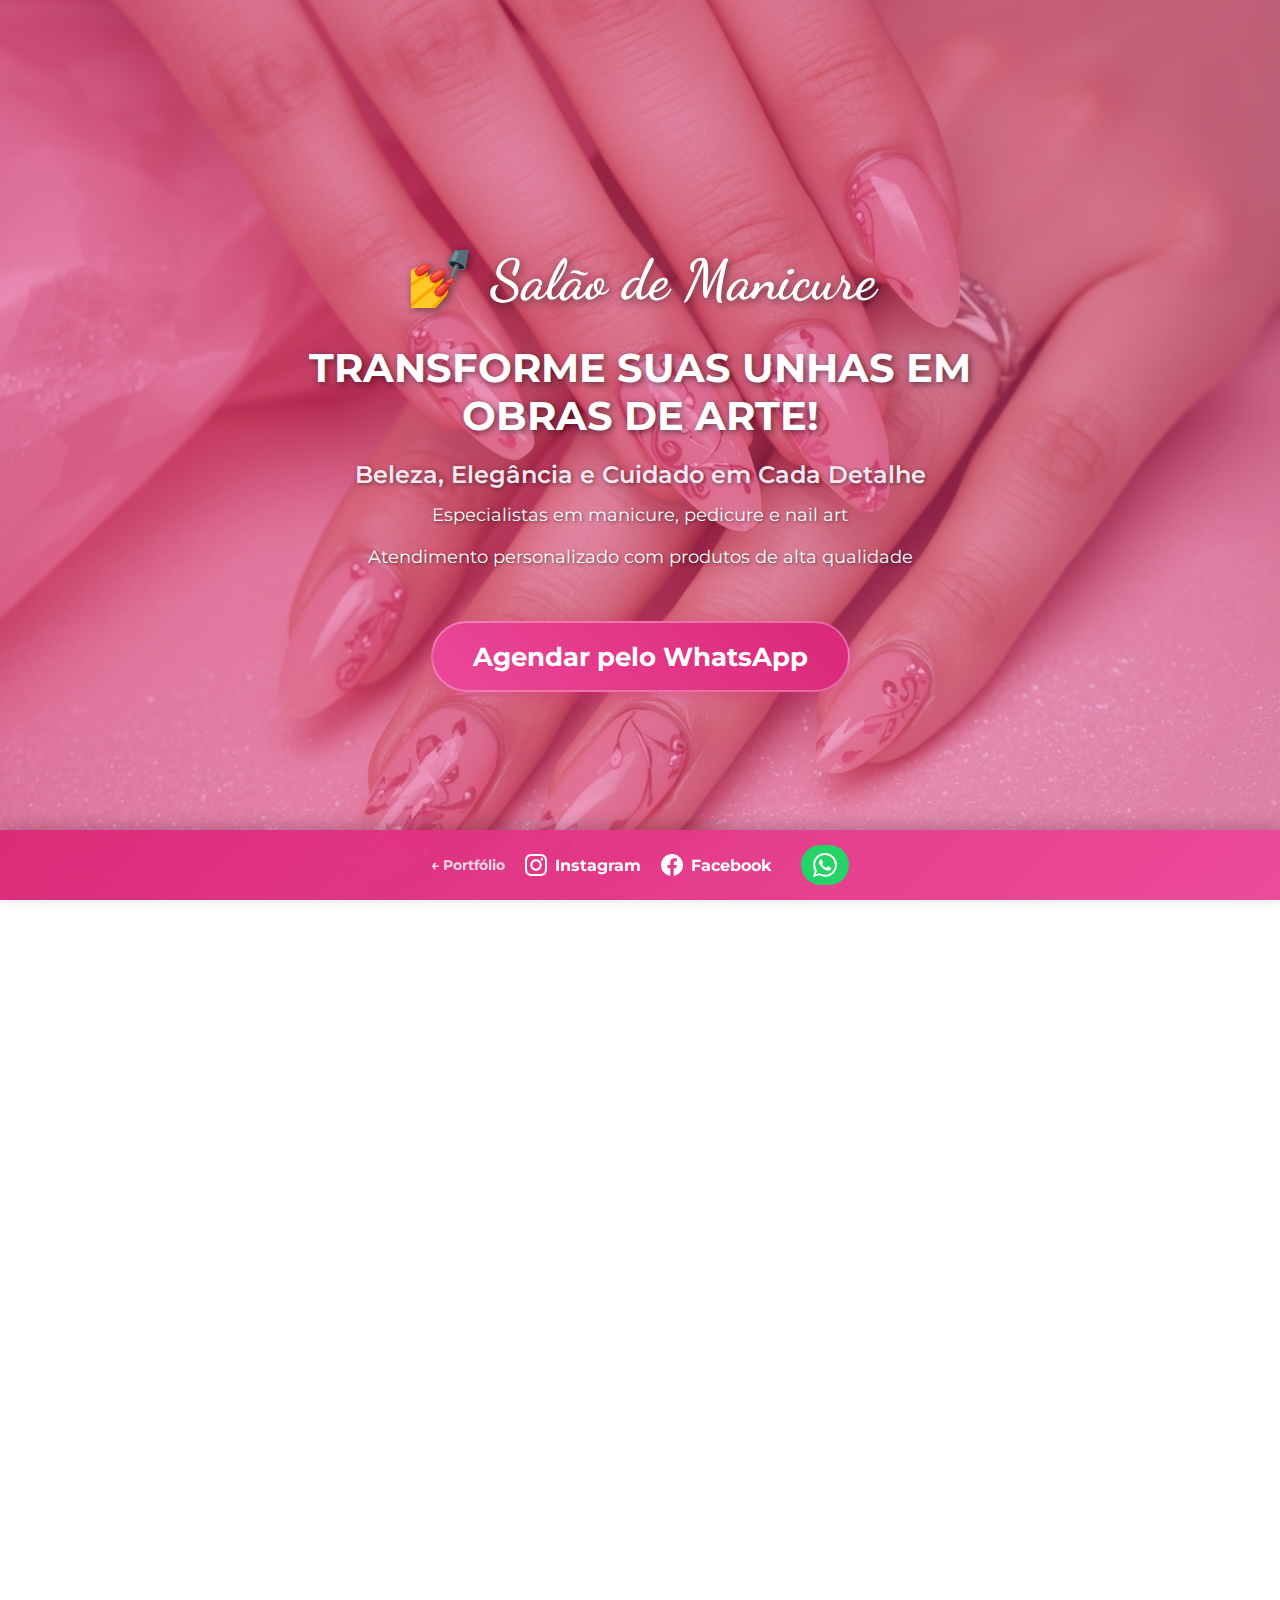
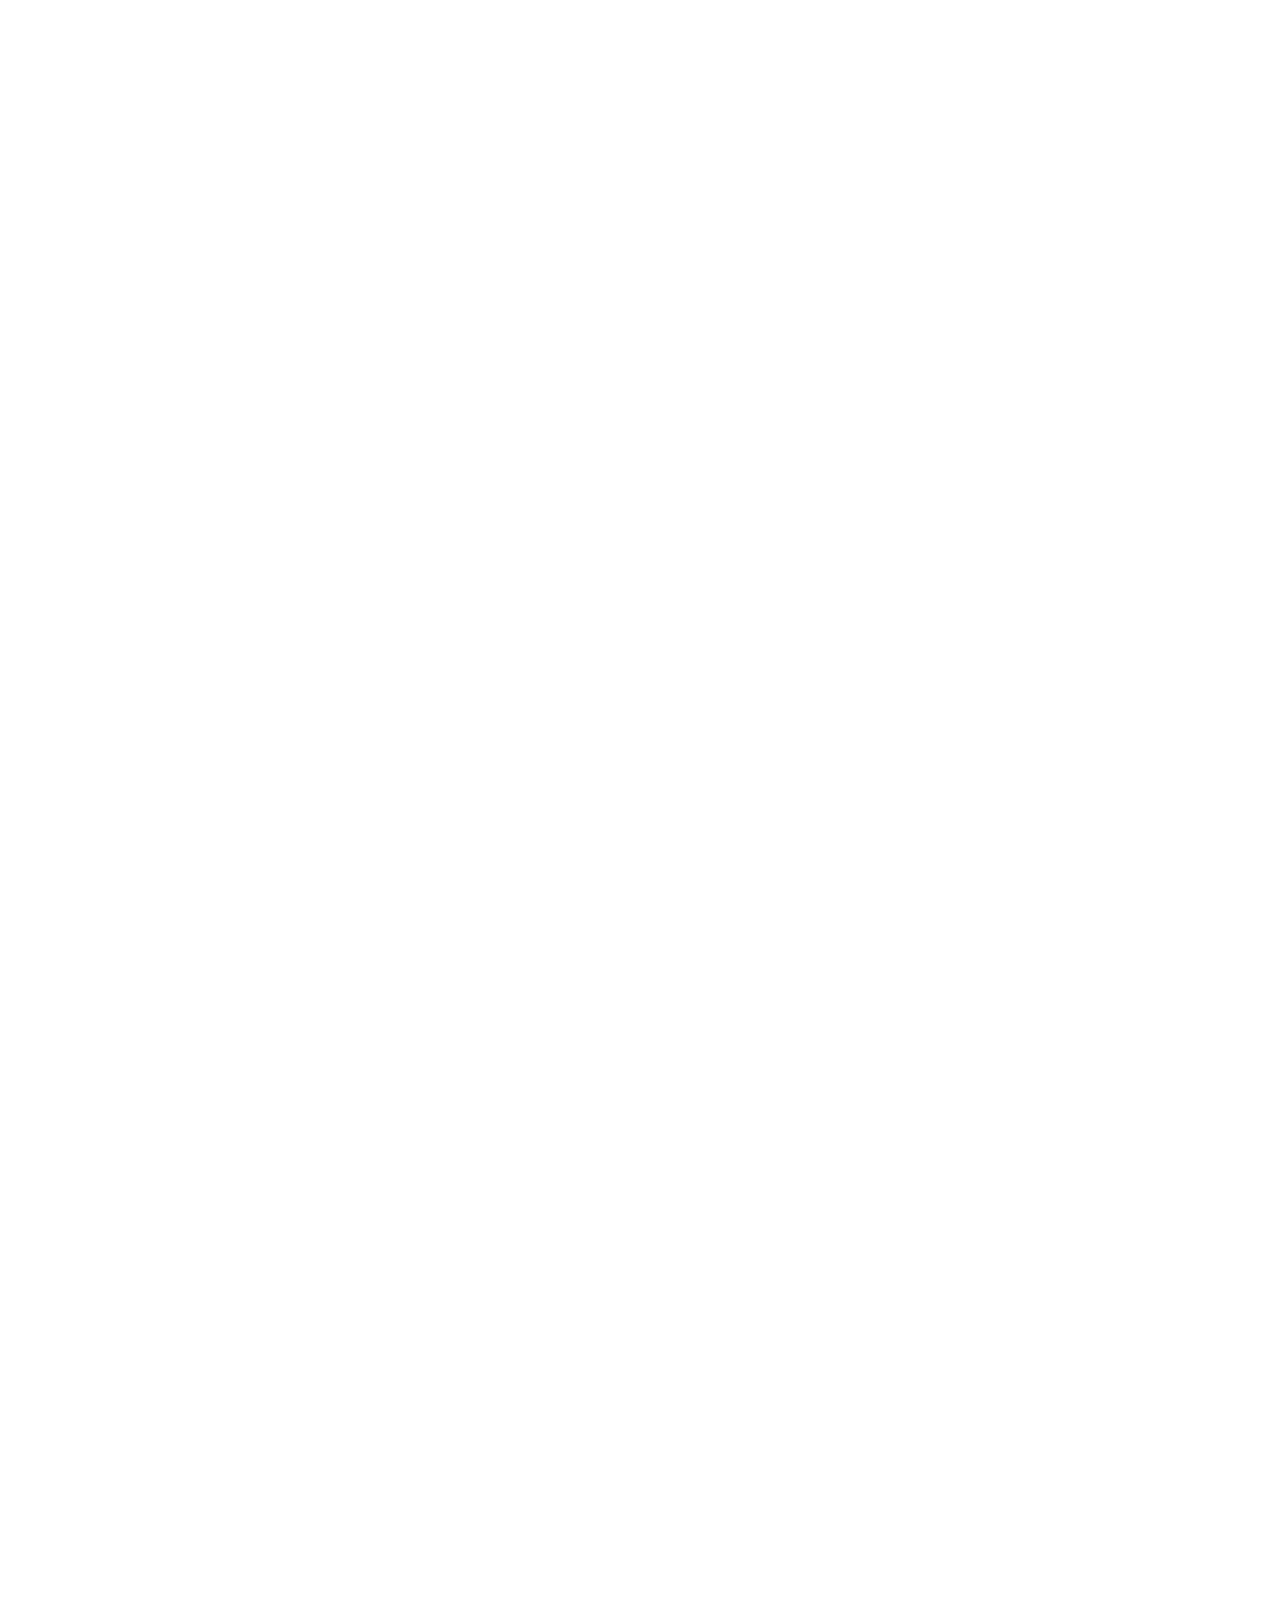
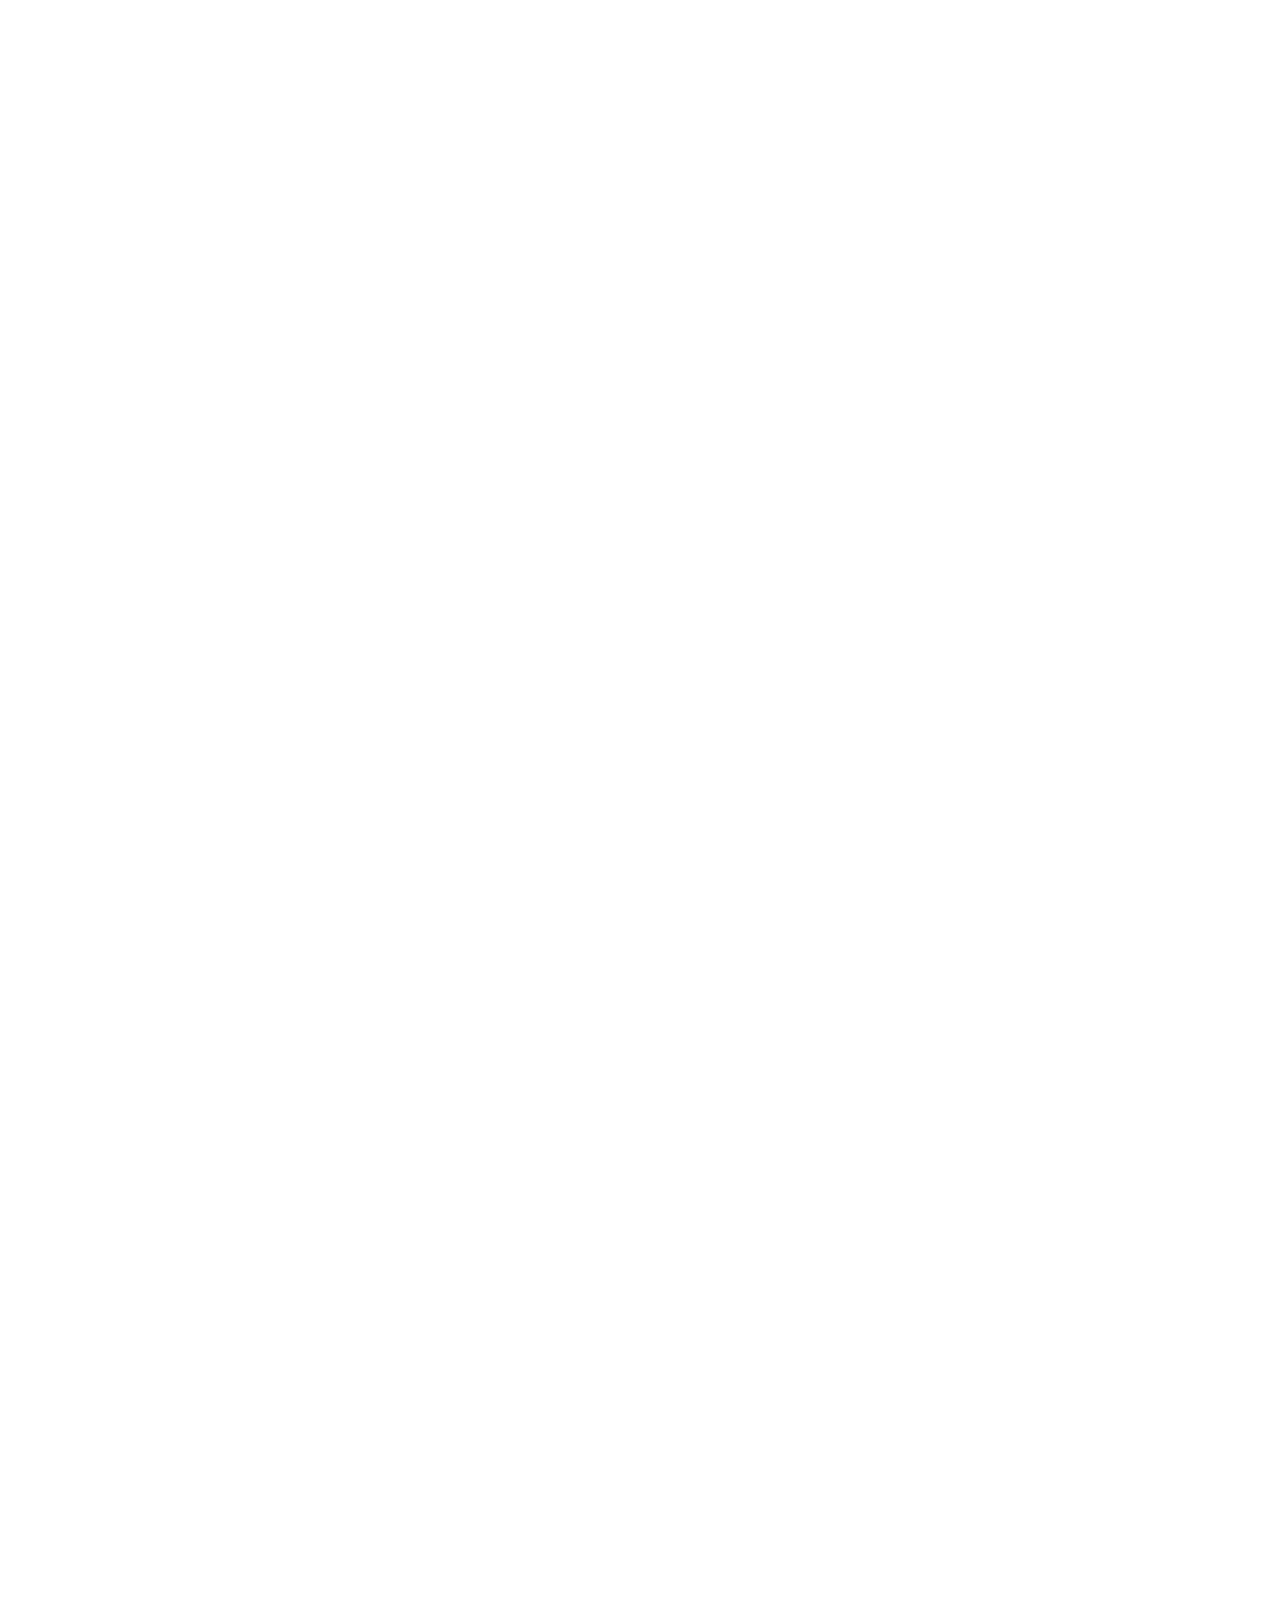
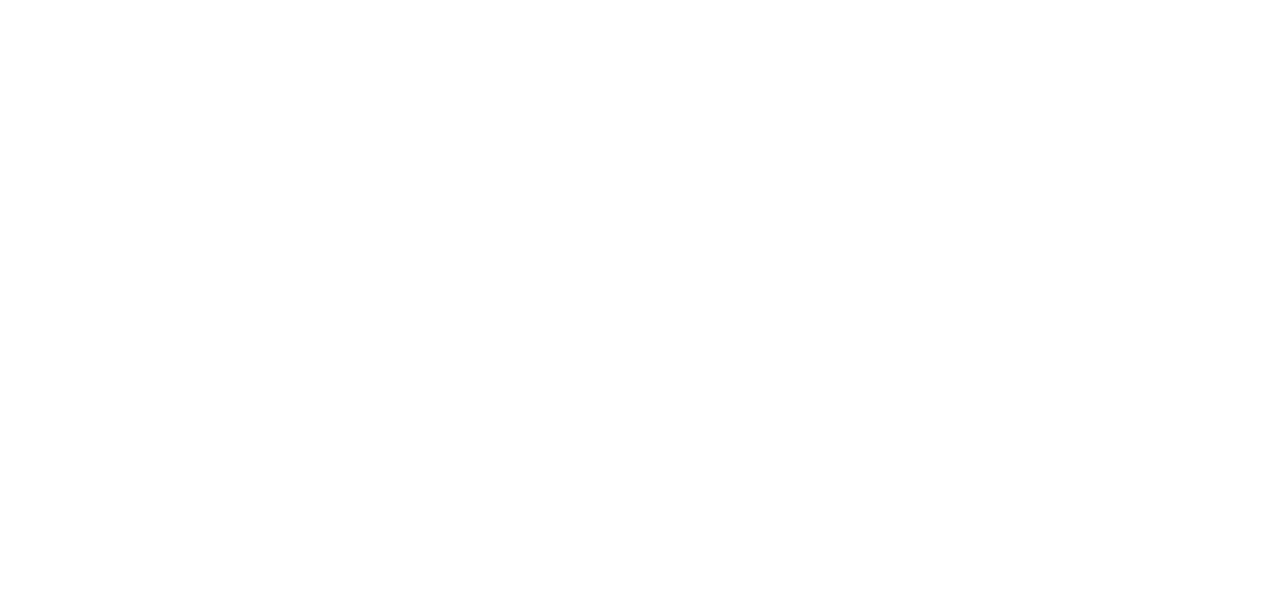
<file: Manicure/index.html>
<!DOCTYPE html>
<html lang="pt-BR">
<head>
  <meta charset="UTF-8">
  <meta name="viewport" content="width=device-width, initial-scale=1.0">
  <title>Salão de Manicure - Beleza e Elegância</title>
  <link rel="stylesheet" href="static/css/style.css">
  <link rel="preconnect" href="https://fonts.googleapis.com">
  <link rel="preconnect" href="https://fonts.gstatic.com" crossorigin>
  <link href="https://fonts.googleapis.com/css2?family=Montserrat:wght@400;600;700&family=Dancing+Script:wght@600;700&display=swap" rel="stylesheet">
</head>
<body>

  <div class="hero">
    <div class="overlay">
      <h1 class="logo-text">💅 Salão de Manicure</h1>

      <h2>TRANSFORME SUAS UNHAS EM<br>OBRAS DE ARTE!</h2>

      <h3>Beleza, Elegância e Cuidado em Cada Detalhe</h3>

      <p>Especialistas em manicure, pedicure e nail art<br><br>
      Atendimento personalizado com produtos de alta qualidade</p><br>

      <div class="buttons">
        <a href="https://wa.me/5511999999999?text=Olá!%20Gostaria%20de%20agendar%20um%20horário" class="btn-primary" target="_blank">Agendar pelo WhatsApp</a>
      </div>
    </div>

    <div class="slides">
      <img src="static/img/slide1.jpg" alt="Manicure 1">
      <img src="static/img/slide2.jpg" alt="Manicure 2">
      <img src="static/img/slide3.jpg" alt="Manicure 3">
      <img src="static/img/slide4.jpg" alt="Manicure 4">
      <img src="static/img/slide5.jpg" alt="Manicure 5">
      <img src="static/img/slide6.jpg" alt="Manicure 6">
    </div>
  </div>

  <script src="static/js/slider.js"></script>

  <!-- Seção 1: Nossos Serviços -->
  <section class="content-section section-servicos">
    <div class="content-wrapper">
      <img src="static/img/servicos.jpg" alt="Nossos Serviços" class="content-image">
      <div class="content-text">
        <h2>Nossos Serviços</h2>
        <p>Oferecemos uma gama completa de serviços para cuidar das suas unhas com excelência e dedicação.</p>
        <p>Nossos profissionais são especializados em técnicas modernas e tradicionais, garantindo resultados impecáveis.</p>
        <p><strong>Manicure completa, pedicure relaxante, nail art personalizada, alongamento de unhas, esmaltação em gel e muito mais!</strong></p>
        <p><strong>Venha conhecer nosso espaço e descubra o cuidado que suas unhas merecem!</strong></p>
      </div>
    </div>
  </section>

  <!-- Seção 2: Técnicas Especiais -->
  <section class="content-section section-tecnicas">
    <div class="content-wrapper">
      <img src="static/img/tecnicas.jpg" alt="Técnicas Especiais" class="content-image">
      <div class="content-text">
        <h2>Técnicas Especiais</h2>
        <p>Utilizamos as melhores técnicas e produtos do mercado para garantir durabilidade e beleza!</p>
        <p>Confira nossas especialidades: <strong>ESMALTAÇÃO EM GEL, UNHAS ACRÍLICAS, Nail Art Artística, DECORAÇÕES TEMÁTICAS, FRANCESINHA CLÁSSICA E MODERNA, E MUITO MAIS!</strong></p>
        <div class="buttons">
          <a href="https://wa.me/5511999999999?text=Olá!%20Gostaria%20de%20saber%20mais%20sobre%20os%20serviços" class="btn-primary" target="_blank">Fale Conosco</a>
        </div>
      </div>
    </div>
  </section>

  <!-- Seção 3: Produtos Premium -->
  <section class="content-section section-produtos">
    <div class="content-wrapper">
      <img src="static/img/produtos.jpg" alt="Produtos Premium" class="content-image">
      <div class="content-text">
        <h2>Produtos Premium</h2>
        <p>Trabalhamos apenas com produtos de alta qualidade, importados e nacionais, garantindo segurança e resultados duradouros.</p>
        <p>Nossos esmaltes são hipoalergênicos e nossos materiais são descartáveis ou esterilizados, priorizando sempre sua saúde e bem-estar.</p>
        <p><strong>Qualidade, segurança e beleza em cada aplicação!</strong></p>
      </div>
    </div>
  </section>

  <!-- Seção 4: Ambiente Acolhedor -->
  <section class="content-section section-ambiente">
    <div class="content-wrapper">
      <img src="static/img/ambiente.jpg" alt="Ambiente Acolhedor" class="content-image">
      <div class="content-text">
        <h2>Ambiente Acolhedor</h2>
        <p>Nosso salão foi pensado para proporcionar uma experiência relaxante e agradável!</p>
        <p>Ambiente climatizado, música ambiente suave e atendimento personalizado fazem parte do nosso diferencial.</p>
        <p>Cada cliente é único e recebe atenção especial, garantindo que saia satisfeita e renovada.</p>
        <p>Venha se sentir especial em um espaço feito especialmente para você!</p>
      </div>
    </div>
  </section>

  <!-- Seção 5: Agendamento -->
  <section class="content-section section-agendamento">
    <div class="content-wrapper">
      <img src="static/img/agendamento.jpg" alt="Agendamento" class="content-image">
      <div class="content-text">
        <h2>Agende Seu Horário</h2>
        <ul>
          <li>Atendimento de segunda a sábado!</li>
          <li>Horários flexíveis para se adequar à sua rotina!</li>
          <li>Agendamento rápido e fácil pelo WhatsApp!</li>
        </ul>
        <p><strong>Não perca tempo! Agende agora e transforme suas unhas em um verdadeiro espetáculo de beleza!</strong></p>
        <div class="buttons">
          <a href="https://wa.me/5511999999999?text=Olá!%20Gostaria%20de%20agendar%20um%20horário" class="btn-primary" target="_blank">Agendar Agora</a>
        </div>
      </div>
    </div>
  </section>

  <footer class="footer-social">
    <a href="../index.html" class="social-link" style="opacity: 0.8; font-size: 0.9em;">
      ← Portfólio
    </a>
    <a href="https://www.instagram.com/manicure_salao" class="social-link">
      <svg width="22" height="22" viewBox="0 0 24 24" fill="currentColor">
        <path d="M12 2.163c3.204 0 3.584.012 4.85.07 3.252.148 4.771 1.691 4.919 4.919.058 1.265.069 1.645.069 4.849 0 3.205-.012 3.584-.069 4.849-.149 3.225-1.664 4.771-4.919 4.919-1.266.058-1.644.07-4.85.07-3.204 0-3.584-.012-4.849-.07-3.26-.149-4.771-1.699-4.919-4.92-.058-1.265-.07-1.644-.07-4.849 0-3.204.013-3.583.07-4.849.149-3.227 1.664-4.771 4.919-4.919 1.266-.057 1.645-.069 4.849-.069zm0-2.163c-3.259 0-3.667.014-4.947.072-4.358.2-6.78 2.618-6.98 6.98-.059 1.281-.073 1.689-.073 4.948 0 3.259.014 3.668.072 4.948.2 4.358 2.618 6.78 6.98 6.98 1.281.058 1.689.072 4.948.072 3.259 0 3.668-.014 4.948-.072 4.354-.2 6.782-2.618 6.979-6.98.059-1.28.073-1.689.073-4.948 0-3.259-.014-3.667-.072-4.947-.196-4.354-2.617-6.78-6.979-6.98-1.281-.059-1.69-.073-4.949-.073zm0 5.838c-3.403 0-6.162 2.759-6.162 6.162s2.759 6.163 6.162 6.163 6.162-2.759 6.162-6.163c0-3.403-2.759-6.162-6.162-6.162zm0 10.162c-2.209 0-4-1.79-4-4 0-2.209 1.791-4 4-4s4 1.791 4 4c0 2.21-1.791 4-4 4zm6.406-11.845c-.796 0-1.441.645-1.441 1.44s.645 1.44 1.441 1.44c.795 0 1.439-.645 1.439-1.44s-.644-1.44-1.439-1.44z"/>
      </svg>
      Instagram
    </a>
    <a href="https://www.facebook.com/manicure_salao" class="social-link">
      <svg width="22" height="22" viewBox="0 0 24 24" fill="currentColor">
        <path d="M24 12.073c0-6.627-5.373-12-12-12s-12 5.373-12 12c0 5.99 4.388 10.954 10.125 11.854v-8.385H7.078v-3.47h3.047V9.43c0-3.007 1.792-4.669 4.533-4.669 1.312 0 2.686.235 2.686.235v2.953H15.83c-1.491 0-1.956.925-1.956 1.874v2.25h3.328l-.532 3.47h-2.796v8.385C19.612 23.027 24 18.062 24 12.073z"/>
      </svg>
      Facebook
    </a>
    <a href="https://wa.me/5511999999999?text=Olá!%20Gostaria%20de%20agendar%20um%20horário" class="whatsapp-icon" target="_blank">
      <svg width="40" height="40" viewBox="0 0 24 24" fill="currentColor">
        <path d="M17.472 14.382c-.297-.149-1.758-.867-2.03-.967-.273-.099-.471-.148-.67.15-.197.297-.767.966-.94 1.164-.173.199-.347.223-.644.075-.297-.15-1.255-.463-2.39-1.475-.883-.788-1.48-1.761-1.653-2.059-.173-.297-.018-.458.13-.606.134-.133.298-.347.446-.52.149-.174.198-.298.298-.497.099-.198.05-.371-.025-.52-.075-.149-.669-1.612-.916-2.207-.242-.579-.487-.5-.669-.51-.173-.008-.371-.01-.57-.01-.198 0-.52.074-.792.372-.272.297-1.04 1.016-1.04 2.479 0 1.462 1.065 2.875 1.213 3.074.149.198 2.096 3.2 5.077 4.487.709.306 1.262.489 1.694.625.712.227 1.36.195 1.871.118.571-.085 1.758-.719 2.006-1.413.248-.694.248-1.289.173-1.413-.074-.124-.272-.198-.57-.347m-5.421 7.403h-.004a9.87 9.87 0 01-5.031-1.378l-.361-.214-3.741.982.998-3.648-.235-.374a9.86 9.86 0 01-1.51-5.26c.001-5.45 4.436-9.884 9.888-9.884 2.64 0 5.122 1.03 6.988 2.898a9.825 9.825 0 012.893 6.994c-.003 5.45-4.437 9.884-9.885 9.884m8.413-18.297A11.815 11.815 0 0012.05 0C5.495 0 .16 5.335.157 11.892c0 2.096.547 4.142 1.588 5.945L.057 24l6.305-1.654a11.882 11.882 0 005.683 1.448h.005c6.554 0 11.89-5.335 11.893-11.893a11.821 11.821 0 00-3.48-8.413Z"/>
      </svg>
    </a>
  </footer>

</body>
</html>
</file>
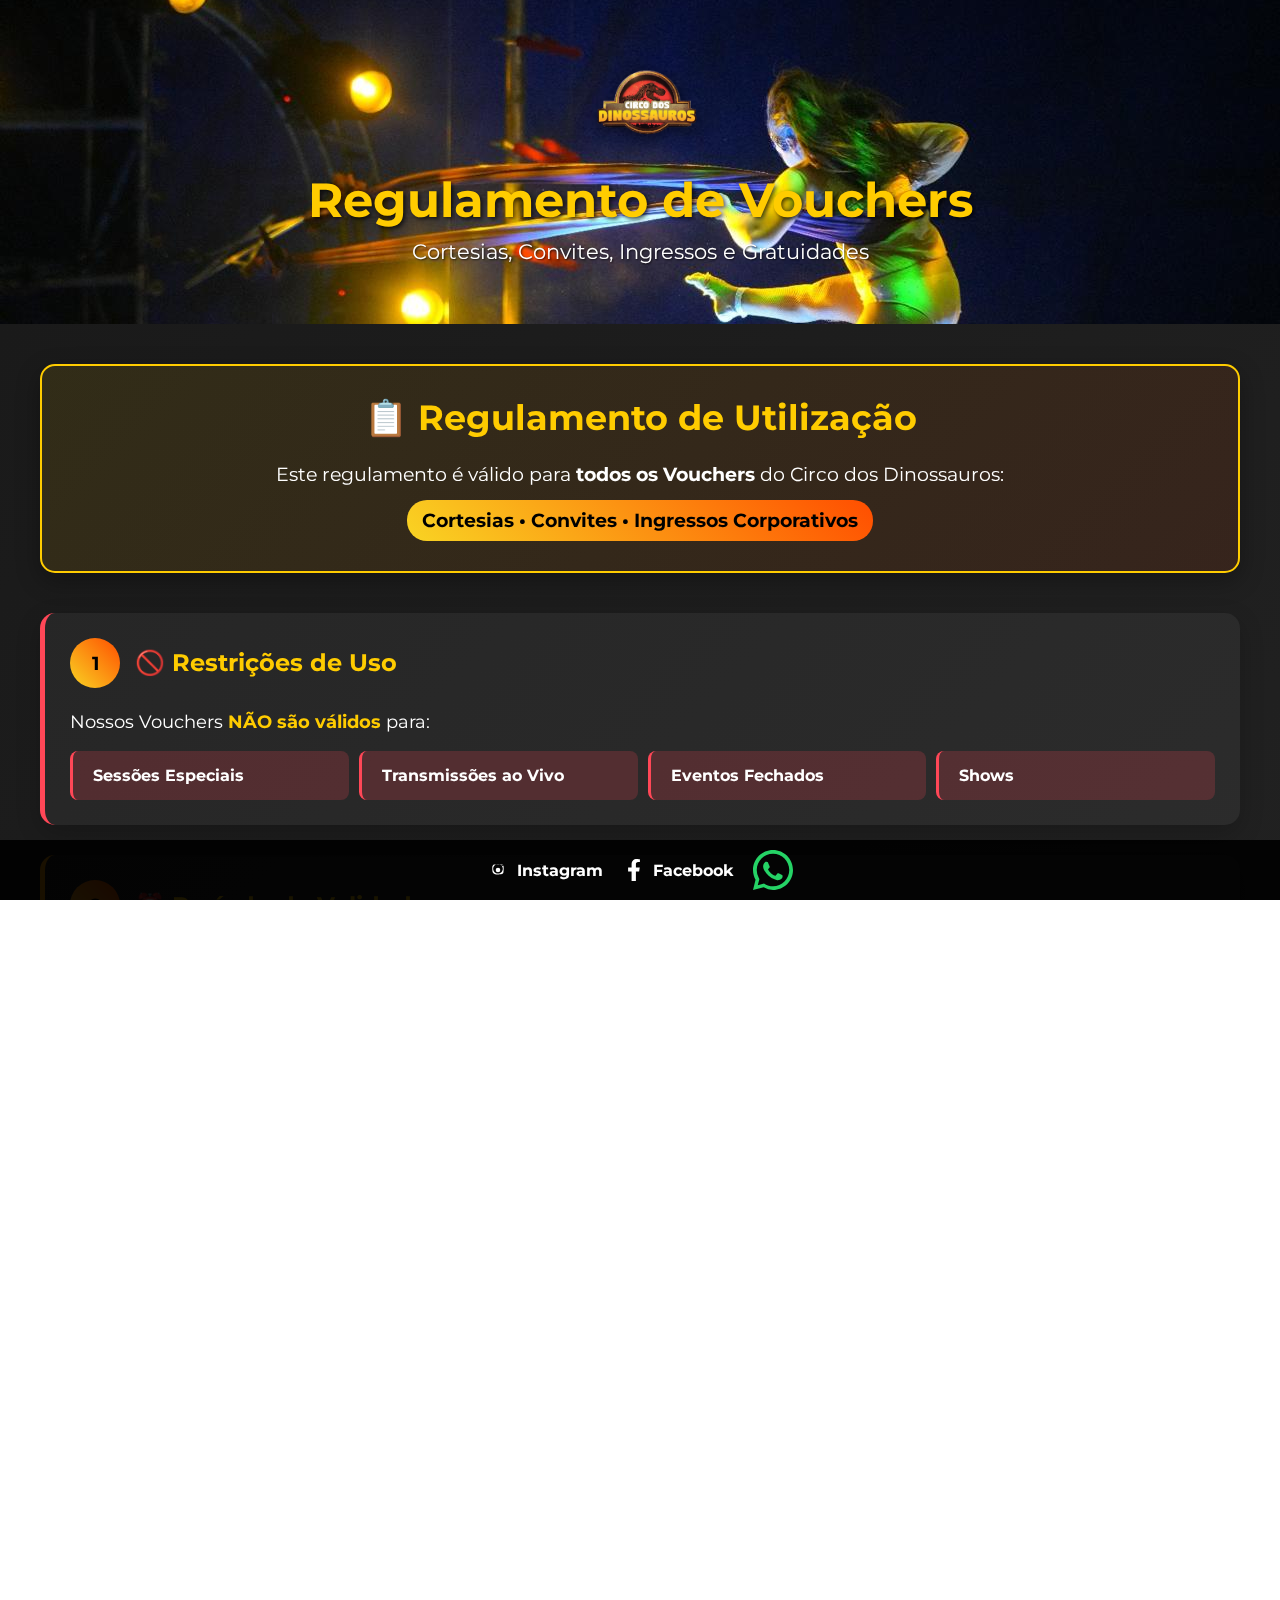
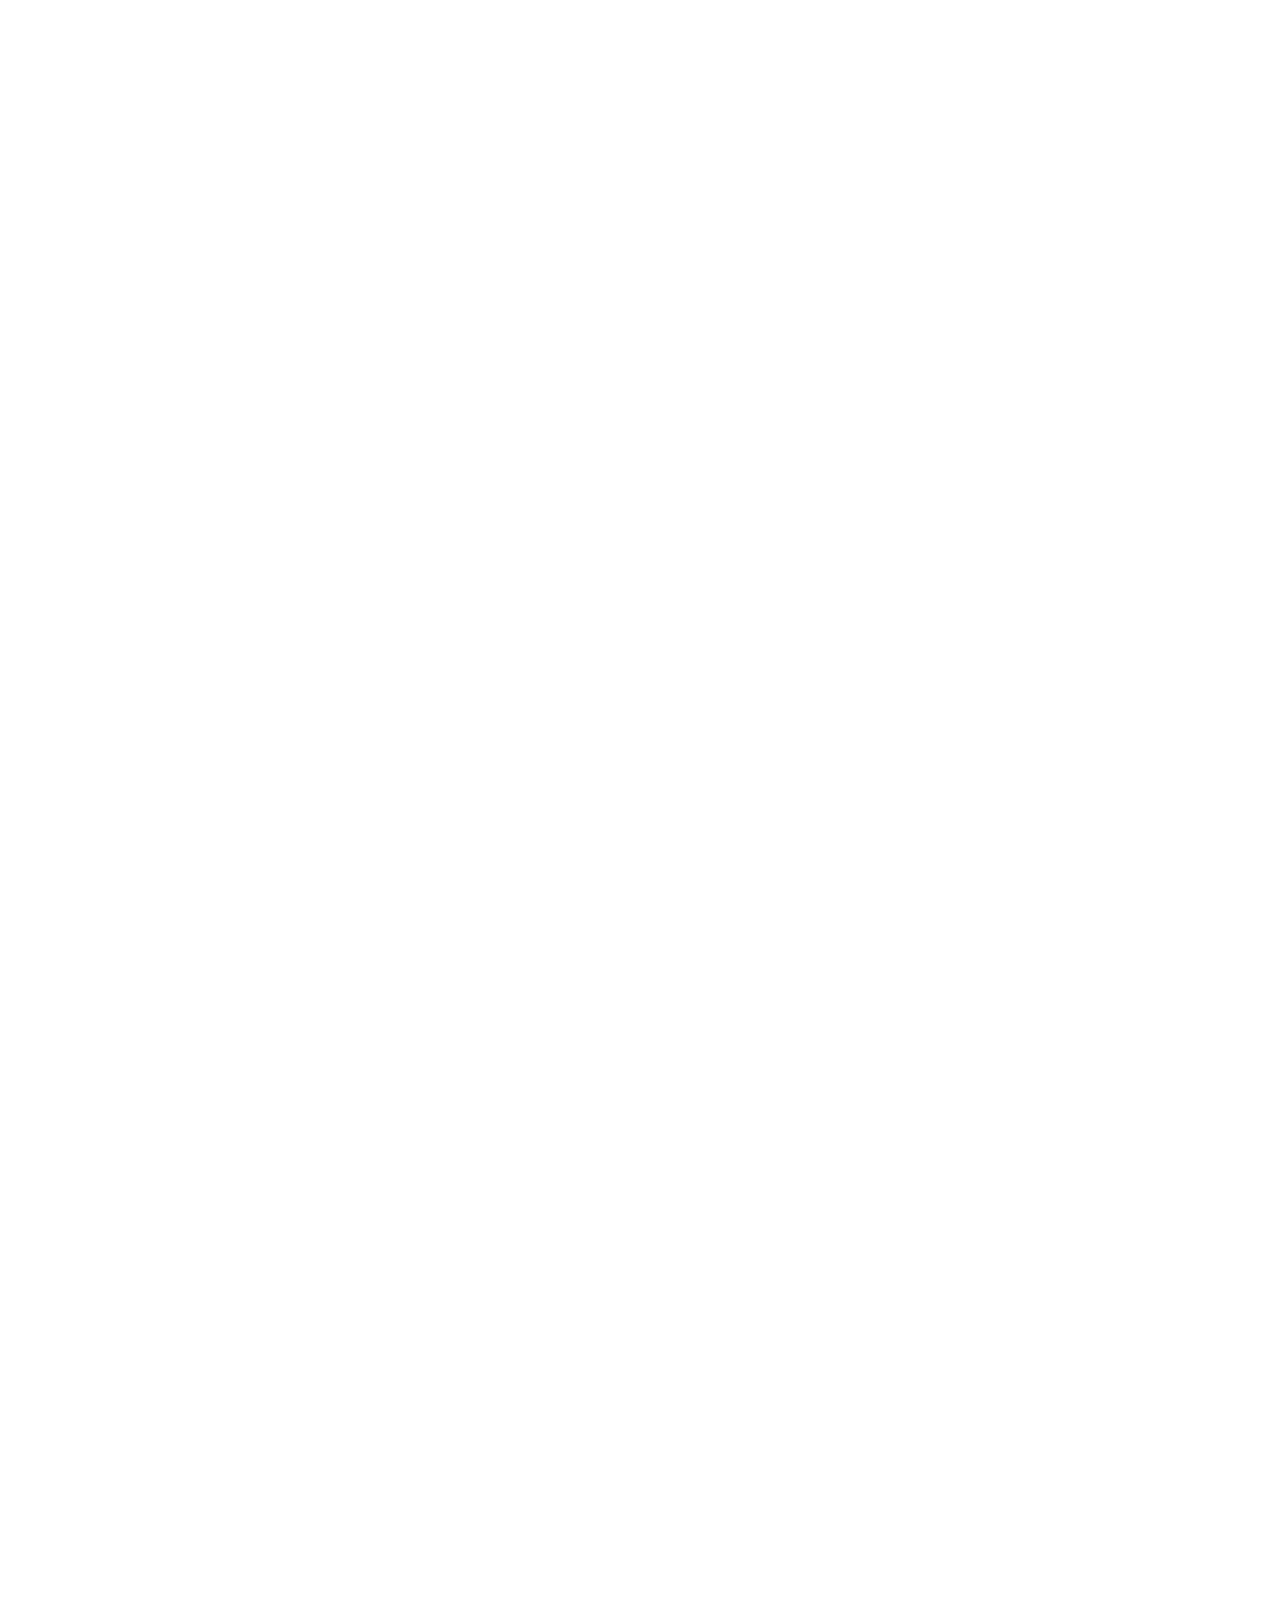
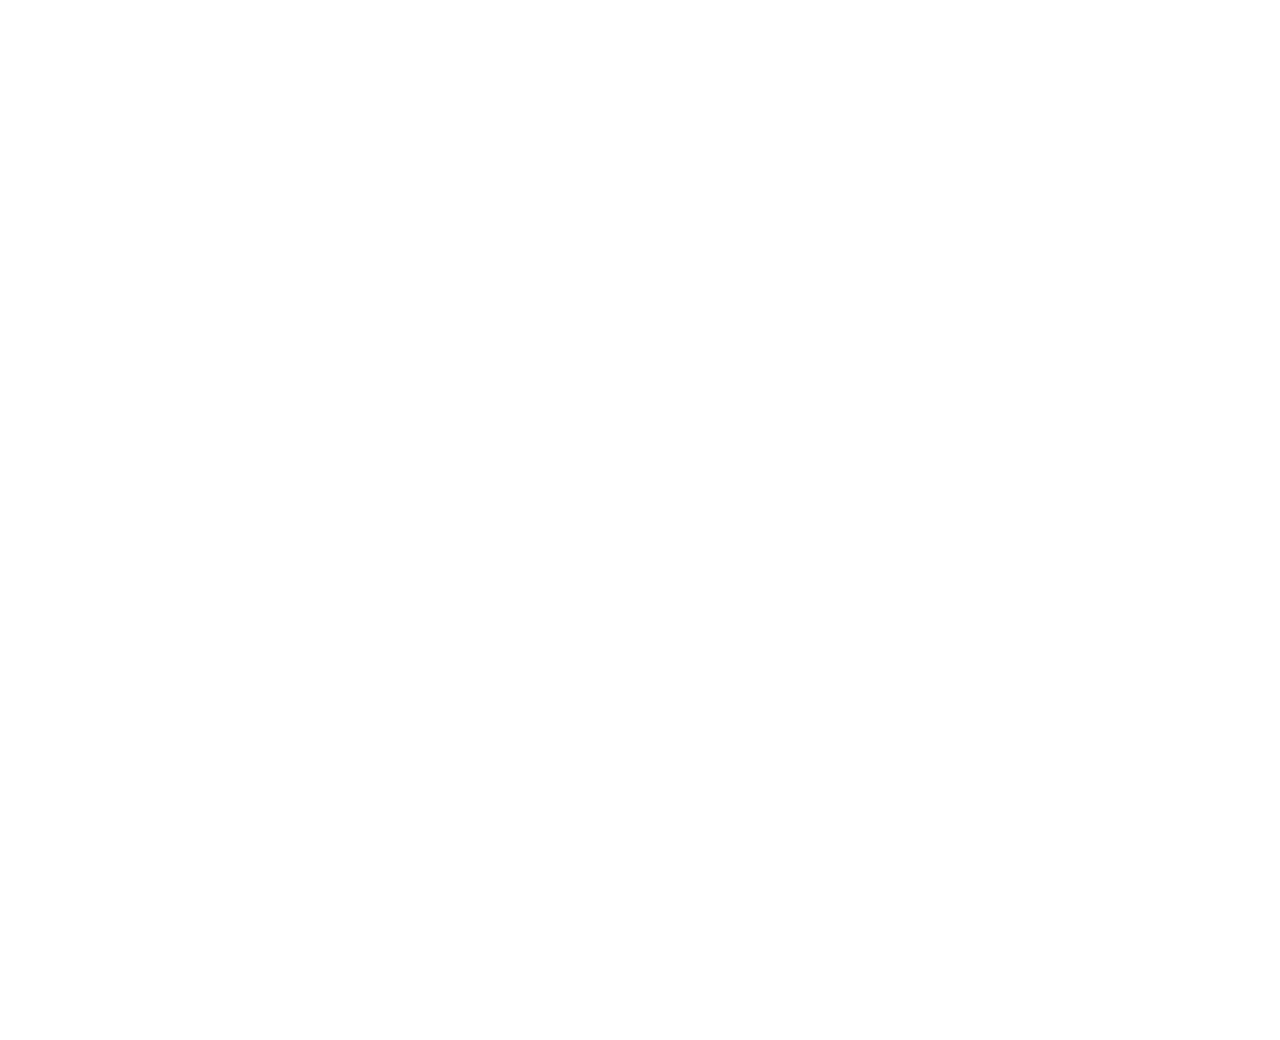
<file: Circo dos Dinossauros/vouchers/index.html>
<!DOCTYPE html>
<html lang="pt-BR">
<head>
  <meta charset="UTF-8">
  <meta name="viewport" content="width=device-width, initial-scale=1.0">
  <title>Regulamento de Vouchers - Circo dos Dinossauros</title>
  <link rel="stylesheet" href="../static/css/style.css">
  <link rel="preconnect" href="https://fonts.googleapis.com">
  <link rel="preconnect" href="https://fonts.gstatic.com" crossorigin>
  <link href="https://fonts.googleapis.com/css2?family=Montserrat:wght@400;700&display=swap" rel="stylesheet">
</head>
<body>

  <!-- Header com Logo -->
  <header class="vouchers-header">
    <div class="header-content">
      <img src="../static/img/logo-dinossauro.png" alt="Logo Circo dos Dinossauros" class="header-logo">
      <h1>Regulamento de Vouchers</h1>
      <p class="header-subtitle">Cortesias, Convites, Ingressos e Gratuidades</p>
    </div>
  </header>

  <!-- Conteúdo Principal -->
  <main class="vouchers-main">
    <div class="vouchers-container">
      
      <!-- Introdução -->
      <section class="vouchers-intro">
        <div class="intro-card">
          <h2>📋 Regulamento de Utilização</h2>
          <p class="intro-text">
            Este regulamento é válido para <strong>todos os Vouchers</strong> do Circo dos Dinossauros: 
            <span class="voucher-types">Cortesias • Convites • Ingressos Corporativos</span>
          </p>
        </div>
      </section>

      <!-- Regras Principais -->
      <section class="vouchers-rules">
        
        <!-- Regra 1 - Restrições -->
        <div class="rule-card restriction-card">
          <div class="rule-header">
            <span class="rule-number">1</span>
            <h3>🚫 Restrições de Uso</h3>
          </div>
          <div class="rule-content">
            <p>Nossos Vouchers <strong>NÃO são válidos</strong> para:</p>
            <ul class="restriction-list">
              <li>Sessões Especiais</li>
              <li>Transmissões ao Vivo</li>
              <li>Eventos Fechados</li>
              <li>Shows</li>
            </ul>
          </div>
        </div>

        <!-- Regra 2 - Validade -->
        <div class="rule-card validity-card">
          <div class="rule-header">
            <span class="rule-number">2</span>
            <h3>⏰ Período de Validade</h3>
          </div>
          <div class="rule-content">
            <p>Vouchers são aceitos <strong>apenas dentro do período de validade</strong> localizado no verso. Após este período, perdem a utilidade e não podem ser substituídos.</p>
          </div>
        </div>

        <!-- Regra 3 - Orientações -->
        <div class="rule-card info-card">
          <div class="rule-header">
            <span class="rule-number">3</span>
            <h3>ℹ️ Informações no Verso</h3>
          </div>
          <div class="rule-content">
            <p>No verso dos Vouchers constam as orientações de utilização:</p>
            <div class="info-grid">
              <div class="info-item">📅 Dias da Semana Válidos</div>
              <div class="info-item">👤 Responsável/Cedente</div>
              <div class="info-item">🎪 Setor Correspondente</div>
              <div class="info-item">✅ Carimbo do Conveniado</div>
            </div>
          </div>
        </div>

        <!-- Regras 4-8 - Políticas Financeiras -->
        <div class="rule-card financial-card">
          <div class="rule-header">
            <span class="rule-number">4-8</span>
            <h3>💰 Políticas Financeiras</h3>
          </div>
          <div class="rule-content">
            <div class="policy-list">
              <div class="policy-item">
                <strong>Regra 4:</strong> Não é permitido a utilização dos nossos Vouchers em dias e setores diferentes do que constam especificados no seu verso.
              </div>
              <div class="policy-item">
                <strong>Regra 5:</strong> Não é permitido a devolução da diferença do valor de ingresso, no caso de utilização de um Voucher válido em um setor superior utilizado em um setor de ingresso de valor menor.
              </div>
              <div class="policy-item">
                <strong>Regra 6:</strong> Não é permitido pagar a diferença para completar o valor do ingresso, utilizando um Voucher não válido para a sessão escolhida.
              </div>
              <div class="policy-item">
                <strong>Regra 7:</strong> Não é realizada a troca do Voucher por dinheiro correspondente ao valor do ingresso.
              </div>
              <div class="policy-item">
                <strong>Regra 8:</strong> É terminantemente proibido a comercialização ou troca do Voucher por produtos, seu uso é exclusivo para troca de ingressos em nossas Bilheterias.
              </div>
            </div>
          </div>
        </div>

        <!-- Regra 9 - Como Utilizar -->
        <div class="rule-card usage-card">
          <div class="rule-header">
            <span class="rule-number">9</span>
            <h3>🎫 Como Utilizar</h3>
          </div>
          <div class="rule-content">
            <p>Para utilizar o Voucher, basta se dirigir a uma de nossas bilheterias, escolher a sessão conforme disponibilidade de lugares e especificações de validade descritas no verso, inclusive a troca pode ser realizada com antecipação conforme disponibilidade em nossas bilheterias.</p>
            <div class="usage-steps">
              <div class="step">
                <span class="step-number">1</span>
                <p>Dirija-se a uma de nossas bilheterias</p>
              </div>
              <div class="step">
                <span class="step-number">2</span>
                <p>Escolha a sessão conforme disponibilidade de lugares e especificações de validade descritas no verso</p>
              </div>
              <div class="step">
                <span class="step-number">3</span>
                <p>A troca deve ocorrer com <strong>antecedência mínima de 2 horas</strong> à sessão escolhida</p>
              </div>
            </div>
            <div class="usage-note">
              <strong>📍 Importante:</strong> Sujeito à lotação. A troca pode ser realizada com antecipação conforme disponibilidade em nossas bilheterias.
            </div>
          </div>
        </div>

        <!-- Regras 10-12 - Limitações -->
        <div class="rule-card limitation-card">
          <div class="rule-header">
            <span class="rule-number">10-12</span>
            <h3>⚠️ Limitações Importantes</h3>
          </div>
          <div class="rule-content">
            <ul class="limitation-list">
              <li><strong>Regra 10:</strong> Não é permitido a cobrança de nenhum pagamento adicional para a utilização dos Vouchers em nossas Bilheterias</li>
              <li><strong>Regra 11:</strong> Não é possível a troca dos Vouchers pelo ingresso via site de vendas de ingresso e por telefone</li>
              <li><strong>Regra 12:</strong> O Voucher pode ser utilizado apenas uma vez e para uma única pessoa, após registrado no sistema não será possível a reutilização</li>
            </ul>
          </div>
        </div>

        <!-- Regras 13-15 - Validação -->
        <div class="rule-card validation-card">
          <div class="rule-header">
            <span class="rule-number">13-15</span>
            <h3>✅ Validação e Limites</h3>
          </div>
          <div class="rule-content">
            <div class="validation-grid">
              <div class="validation-item">
                <h4>Regra 13 - Modelos Aceitos</h4>
                <p>Somente serão aceitos os <strong>Modelos Oficiais de Vouchers</strong> do Circo dos Dinossauros</p>
              </div>
              <div class="validation-item">
                <h4>Regra 14 - Condições de Aceitação</h4>
                <p>Não serão aceitos os Vouchers que apresentarem <strong>rasuras ou falhas</strong> que dificultam a identificação de informações necessárias para a aceitação, tais como: <strong>Validade, Numeração, Descrição do Verso</strong> e etc</p>
              </div>
              <div class="validation-item">
                <h4>Regra 15 - Limites por Cliente</h4>
                <p>Limitamos para cada cliente a troca de:</p>
                <div class="limits">
                  <span class="limit-item">🎟️ Até 04 Vouchers cortesia/convite</span>
                  <span class="limit-item">🏢 Até 20 ingressos corporativos</span>
                </div>
                <p><small>Por ingressos na sessão escolhida em nossas Bilheterias</small></p>
              </div>
            </div>
          </div>
        </div>

        <!-- Regras 16-17 - Crianças -->
        <div class="rule-card children-card">
          <div class="rule-header">
            <span class="rule-number">16-17</span>
            <h3>👶 Política para Crianças</h3>
          </div>
          <div class="rule-content">
            <div class="children-policy">
              <div class="age-group">
                <div class="age-badge">0-23 meses</div>
                <p><strong>Entrada Gratuita</strong><br>
                Desde que permaneçam na mesma poltrona dos pais</p>
              </div>
              <div class="age-group">
                <div class="age-badge">2-12 anos</div>
                <p><strong>Meia-Entrada</strong><br>
                Mediante apresentação de documento de identidade</p>
              </div>
            </div>
          </div>
        </div>

      </section>

      <!-- Aviso Importante -->
      <section class="vouchers-warning">
        <div class="warning-lamina">
          <div class="prohibition-icon">🚫</div>
          <div class="warning-text">
            <div class="warning-title">PROIBIDA</div>
            <div class="warning-subtitle">A VENDA</div>
            <div class="warning-subtitle">DE CORTESIAS</div>
            <div class="warning-footer">PROIBIDA A VENDA</div>
          </div>
        </div>
      </section>

      <!-- Rodapé da página -->
      <section class="vouchers-footer-info">
        <div class="footer-card">
          <img src="../static/img/logo-dinossauro.png" alt="Logo Circo dos Dinossauros" class="footer-logo">
          <p>Para mais informações, visite nossas bilheterias ou entre em contato através de nossas redes sociais.</p>
          <div class="back-button">
            <a href="../index.html" class="btn-primary">🏠 Voltar ao Site</a>
          </div>
        </div>
      </section>

    </div>
  </main>

  <!-- Rodapé Social -->
  <footer class="footer-social">
    <a href="https://www.instagram.com/circodosdinossaurosoficial" class="social-link">
      <img src="../static/img/instagram-icon.svg" alt="Instagram"> Instagram
    </a>
    <a href="https://web.facebook.com/circodosdinossaurosoficial/?locale=pt_BR&_rdc=1&_rdr#" class="social-link">
      <img src="../static/img/facebook-icon.svg" alt="Facebook"> Facebook
    </a>
    <a href="https://wa.me/5551992787743" class="whatsapp-icon" target="_blank">
      <img src="../static/img/whatsapp.svg" alt="WhatsApp">
    </a>
  </footer>

</body>
</html>
</file>
<file: advocacia/static/css/style.css>
/* Reset e base */
* {
  box-sizing: border-box;
}

html, body {
  margin: 0;
  padding: 0;
  height: 100%;
  max-width: 100%;
  font-family: 'Montserrat', sans-serif;
  overflow-x: hidden;
}

/* Hero e Overlay */
.hero {
  position: relative;
  width: 100%;
  height: 100dvh;
  overflow: hidden;
}

.overlay {
  position: absolute;
  top: 0;
  left: 0;
  z-index: 2;
  width: 100%;
  height: 100%;
  background: linear-gradient(135deg, rgba(15, 23, 42, 0.7), rgba(30, 41, 59, 0.6));
  color: white;
  text-align: center;
  display: flex;
  flex-direction: column;
  align-items: center;
  justify-content: center;
  padding: 20px;
}

.logo-text {
  font-family: 'Playfair Display', serif;
  font-size: 3.5em;
  font-weight: 700;
  margin-bottom: 20px;
  text-shadow: 2px 2px 8px rgba(0, 0, 0, 0.5);
  color: #fff;
}

.overlay h2 {
  font-size: 2.5em;
  margin: 10px 0;
  font-weight: 700;
  text-shadow: 2px 2px 6px rgba(0, 0, 0, 0.5);
  line-height: 1.2;
}

.overlay h3 {
  color: #cbd5e1;
  margin: 10px 0;
  font-size: 1.5em;
  font-weight: 600;
  text-shadow: 1px 1px 4px rgba(0, 0, 0, 0.5);
}

.overlay p {
  margin: 5px 0;
  font-size: 1.1em;
  text-shadow: 1px 1px 3px rgba(0, 0, 0, 0.5);
}

/* Botão principal */
.buttons {
  margin-top: 30px;
  text-align: center;
}

.buttons a {
  display: inline-block;
}

.btn-primary {
  background: linear-gradient(45deg, #1e293b, #0f172a);
  color: white;
  padding: 18px 40px;
  font-weight: bold;
  border-radius: 8px;
  text-decoration: none;
  font-size: 1.6em;
  transition: 0.3s;
  box-shadow: 0 4px 15px rgba(15, 23, 42, 0.4);
  border: 2px solid rgba(255, 255, 255, 0.2);
}

.btn-primary:hover {
  background: linear-gradient(45deg, #0f172a, #020617);
  transform: translateY(-2px);
  box-shadow: 0 6px 20px rgba(15, 23, 42, 0.6);
}

/* Slides - Apenas 2 imagens */
.slides {
  position: absolute;
  top: 0;
  left: 0;
  width: 100%;
  display: flex;
  flex-wrap: nowrap;
  height: 100%;
  z-index: 1;
  animation: slideAnimation 20s infinite;
}

.slides img {
  min-width: 100vw;
  height: 100vh;
  object-fit: cover;
}

@keyframes slideAnimation {
  0% { transform: translateX(0); }
  50% { transform: translateX(-100vw); }
  100% { transform: translateX(0); }
}

/* Conteúdo */
.content-section {
  position: relative;
  z-index: 2;
  padding: 80px 20px;
  color: white;
  background-size: cover;
  background-position: center;
  background-repeat: no-repeat;
  background-attachment: scroll;
  min-height: 100vh;
  display: flex;
  align-items: center;
}

.content-wrapper {
  max-width: 1200px;
  margin: 0 auto;
  display: flex;
  align-items: center;
  gap: 40px;
  flex-wrap: wrap;
  background: linear-gradient(135deg, rgba(15, 23, 42, 0.85), rgba(30, 41, 59, 0.8));
  padding: 40px;
  border-radius: 20px;
  box-shadow: 0 8px 30px rgba(0, 0, 0, 0.3);
}

.content-image {
  width: 500px;
  max-width: 100%;
  border-radius: 15px;
  box-shadow: 0 4px 15px rgba(0, 0, 0, 0.3);
}

.content-text {
  flex: 1;
  color: #fff;
}

.content-text h2 {
  font-size: 2.5em;
  margin-bottom: 20px;
  color: #cbd5e1;
  font-family: 'Playfair Display', serif;
  font-weight: 700;
  text-shadow: 2px 2px 4px rgba(0, 0, 0, 0.5);
}

.content-text p, .content-text ul {
  font-size: 1.1em;
  margin-bottom: 15px;
  line-height: 1.6;
}

.content-text ul {
  padding-left: 20px;
}

.content-text li {
  margin-bottom: 10px;
}

.content-text strong {
  color: #cbd5e1;
  font-weight: 700;
}

/* Backgrounds por seção */
.section-servicos {
  background-image: url('../img/servicos.jpg');
  background-color: #0f172a;
}

.section-tecnicas {
  background-image: url('../img/tecnicas.jpg');
  background-color: #1e293b;
}

.section-produtos {
  background-image: url('../img/produtos.jpg');
  background-color: #334155;
}

.section-ambiente {
  background-image: url('../img/ambiente.jpg');
  background-color: #0f172a;
}

.section-agendamento {
  background-image: url('../img/agendamento.jpg');
  background-color: #1e293b;
}

.section-servicos,
.section-tecnicas,
.section-produtos,
.section-ambiente,
.section-agendamento {
  background-size: cover;
  background-repeat: no-repeat;
  background-position: center center;
  background-attachment: scroll;
}

/* Rodapé fixo */
.footer-social {
  position: fixed;
  bottom: 0;
  width: 100%;
  background: linear-gradient(135deg, rgba(15, 23, 42, 0.95), rgba(30, 41, 59, 0.95));
  display: flex;
  justify-content: center;
  align-items: center;
  gap: 20px;
  padding: 15px 0;
  z-index: 1000;
  box-shadow: 0 -4px 15px rgba(0, 0, 0, 0.2);
}

.footer-social .social-link,
.footer-social .whatsapp-icon {
  display: flex;
  align-items: center;
  gap: 8px;
  font-weight: bold;
  font-size: 1em;
  color: white;
  text-decoration: none;
  transition: 0.3s;
}

.footer-social .social-link:hover {
  color: #cbd5e1;
  transform: translateY(-2px);
}

.footer-social .social-link svg,
.footer-social .whatsapp-icon svg {
  transition: 0.3s;
}

.footer-social .whatsapp-icon {
  background: #25D366;
  padding: 8px 12px;
  border-radius: 50px;
  margin-left: 10px;
}

.footer-social .whatsapp-icon:hover {
  background: #20BA5A;
  transform: scale(1.1);
}

.footer-social .whatsapp-icon svg {
  width: 24px;
  height: 24px;
}

/* Responsivo */
@media (max-width: 768px) {
  .logo-text {
    font-size: 2.5em;
  }

  .overlay h2 {
    font-size: 1.8em;
  }

  .overlay h3 {
    font-size: 1.2em;
  }

  .overlay p {
    font-size: 1em;
  }

  .content-wrapper {
    flex-direction: column;
    padding: 20px;
  }

  .content-image {
    width: 100%;
    height: auto;
  }

  .content-text h2 {
    font-size: 2em;
    text-align: center;
  }

  .content-text p,
  .content-text ul {
    text-align: center;
    font-size: 1em;
  }

  .btn-primary {
    padding: 14px 30px;
    font-size: 1.4em;
  }

  .overlay {
    padding-bottom: 100px;
  }

  .footer-social {
    flex-wrap: wrap;
    padding: 10px 0;
    gap: 10px;
  }

  .footer-social .social-link {
    font-size: 0.9em;
  }

  .footer-social .whatsapp-icon {
    margin-left: 0;
  }
}
</file>
<file: Circo dos Dinossauros/static/css/style.css>
/* Reset e base */
* {
  box-sizing: border-box;
}

html, body {
  margin: 0;
  padding: 0;
  height: 100%;
  max-width: 100%;
  font-family: 'Montserrat', sans-serif;
  overflow-x: hidden;
}

/* Hero e Overlay */
.hero {
  position: relative;
  width: 100%;
  height: 100dvh;
  overflow: hidden;
}

.overlay {
  position: absolute;
  top: 0;
  left: 0;
  z-index: 2;
  width: 100%;
  height: 100%;
  background: rgba(0,0,0,0.5);
  color: white;
  text-align: center;
  display: flex;
  flex-direction: column;
  align-items: center;
  justify-content: center;
  padding: 20px;
}

.logo {
  width: 200px;
  margin-bottom: 20px;
}

.overlay h1 {
  font-size: 2.5em;
  margin: 10px 0;
}

.overlay h2 {
  color: #ffcc00;
  margin: 10px 0;
}

.overlay p {
  margin: 5px 0;
  font-size: 1.1em;
}

/* Botão principal */
.buttons {
  margin-top: 30px;
  text-align: center;
}

.buttons a {
  display: inline-block;
}

.btn-primary {
  background: linear-gradient(45deg, #f9d423, #ff4e00);
  color: black;
  padding: 18px 40px;
  font-weight: bold;
  border-radius: 10px;
  text-decoration: none;
  font-size: 1.6em;
  transition: 0.3s;
}

.btn-primary:hover {
  background: linear-gradient(45deg, #f4b400, #ff6f00);
}

/* Anúncio Bangu */
.bangu-announcement {
  margin-top: 30px;
  text-align: center;
}

.announcement-text {
  background: linear-gradient(45deg, #ff6b35, #ff8c42);
  color: #fff;
  padding: 15px 30px;
  border-radius: 10px;
  font-size: 1.8em;
  font-weight: bold;
  margin-bottom: 20px;
  display: inline-block;
  box-shadow: 0 4px 15px rgba(0, 0, 0, 0.3);
  text-shadow: 2px 2px 4px rgba(0, 0, 0, 0.5);
  border: 2px solid #ff8c42;
}

.dual-buttons {
  display: flex;
  gap: 15px;
  justify-content: center;
  flex-wrap: wrap;
  align-items: center;
}

.btn-location {
  display: flex;
  flex-direction: column;
  align-items: center;
  justify-content: center;
  width: 250px;
  height: 90px;
  padding: 10px 8px;
  text-align: center;
  border: 2px solid #f9d423;
  box-shadow: 0 4px 15px rgba(0, 0, 0, 0.3);
  border-radius: 8px;
}

.btn-title {
  font-size: 0.75em;
  font-weight: bold;
  margin-bottom: 4px;
  line-height: 1.1;
  text-align: center;
  word-wrap: break-word;
  hyphens: none;
  white-space: normal;
}

.btn-subtitle {
  font-size: 0.7em;
  font-weight: bold;
  opacity: 0.9;
  line-height: 1.1;
  text-align: center;
}

.btn-location:hover {
  transform: translateY(-2px);
  box-shadow: 0 6px 20px rgba(0, 0, 0, 0.4);
}

/* Slides */
.slides {
  position: absolute;
  top: 0;
  left: 0;
  width: 100%;
  display: flex;
  flex-wrap: nowrap;
  height: 100%;
  z-index: 1;
  animation: slideAnimation 48s infinite;
}

.slides img {
  min-width: 100vw;
  height: 100vh;
  object-fit: cover;
}

@keyframes slideAnimation {
  0% { transform: translateX(0); }
  8.33% { transform: translateX(-100vw); }
  16.66% { transform: translateX(-200vw); }
  24.99% { transform: translateX(-300vw); }
  33.32% { transform: translateX(-400vw); }
  41.65% { transform: translateX(-500vw); }
  49.98% { transform: translateX(-600vw); }
  58.31% { transform: translateX(-700vw); }
  66.64% { transform: translateX(-800vw); }
  74.97% { transform: translateX(-900vw); }
  83.3% { transform: translateX(-1000vw); }
  91.63% { transform: translateX(-1100vw); }
  100% { transform: translateX(0); }
}

/* Conteúdo */
.content-section {
  position: relative;
  z-index: 2;
  padding: 80px 20px;
  color: white;
  background-size: cover;
  background-position: center;
  background-repeat: no-repeat;
  background-attachment: scroll;
  min-height: 100vh;
  display: flex;
  align-items: center;
}

.content-wrapper {
  max-width: 1200px;
  margin: 0 auto;
  display: flex;
  align-items: center;
  gap: 40px;
  flex-wrap: wrap;
  background: rgba(0,0,0,0.5);
  padding: 40px;
  border-radius: 12px;
}

.content-image {
  width: 500px;
  max-width: 100%;
  border-radius: 12px;
  box-shadow: 0 4px 10px rgba(0,0,0,0.2);
}

.content-text {
  flex: 1;
  color: #fff;
}

.content-text h2 {
  font-size: 2em;
  margin-bottom: 15px;
  color: #ffcc00;
}

.content-text p, .content-text ul {
  font-size: 1.1em;
  margin-bottom: 15px;
}

.content-text ul {
  padding-left: 20px;
}

.content-text li {
  margin-bottom: 8px;
}

.content-text strong {
  color: #fff;
}

/* Backgrounds por seção */
.section-circo {
  background-image: url('../img/slide1.jpeg');
}

.section-atracoes {
  background-image: url('../img/slide2.jpeg');
}

.section-loja {
  background-image: url('../img/slide3.jpeg');
}

.section-dinossauros {
  background-image: url('../img/slide8.jpeg');
}

.section-ambientes {
  background-image: url('../img/slide9.jpeg');
}

.section-circo,
.section-atracoes,
.section-loja,
.section-dinossauros,
.section-ambientes {
  background-color: #000;
  background-size: cover;
  background-repeat: no-repeat;
  background-position: center center;
  background-attachment: scroll;
}


/* Rodapé fixo */
.footer-social {
  position: fixed;
  bottom: 0;
  width: 100%;
  background: rgba(0, 0, 0, 0.9);
  display: flex;
  justify-content: center;
  align-items: center;
  gap: 20px;
  padding: 10px 0;
  z-index: 1000;
}

.footer-social .social-link,
.footer-social .whatsapp-icon {
  display: flex;
  align-items: center;
  gap: 8px;
  font-weight: bold;
  font-size: 1em;
  color: white;
  text-decoration: none;
}

.footer-social .social-link:hover {
  color: #ffcc00;
}

.footer-social .social-link img,
.footer-social .whatsapp-icon img {
  width: 22px;
  height: 22px;
  transition: 0.3s;
}

.footer-social .whatsapp-icon img {
  width: 40px;
  height: 40px;
}

.footer-social .whatsapp-icon img:hover {
  transform: scale(1.1);
}

/* Popup Styles */
.popup-overlay {
  position: fixed;
  top: 0;
  left: 0;
  width: 100%;
  height: 100%;
  background: rgba(0, 0, 0, 0.8);
  display: flex;
  justify-content: center;
  align-items: center;
  z-index: 9999;
  animation: fadeIn 0.3s ease-in-out;
}

.popup-content {
  background: linear-gradient(135deg, rgba(20, 20, 20, 0.95), rgba(40, 40, 40, 0.95));
  border: 3px solid #ffcc00;
  border-radius: 20px;
  max-width: 500px;
  width: 90%;
  max-height: 90vh;
  overflow-y: auto;
  position: relative;
  box-shadow: 0 10px 30px rgba(0, 0, 0, 0.5);
  animation: slideIn 0.4s ease-out;
}

.popup-close {
  position: absolute;
  top: 15px;
  right: 20px;
  background: transparent;
  border: none;
  font-size: 2em;
  color: #ffcc00;
  cursor: pointer;
  z-index: 10000;
  transition: 0.3s;
  font-weight: bold;
}

.popup-close:hover {
  color: #ff4e00;
  transform: scale(1.1);
}

.popup-header {
  text-align: center;
  padding: 30px 30px 20px;
  border-bottom: 2px solid #ffcc00;
}

.popup-logo {
  width: 80px;
  height: auto;
  margin-bottom: 15px;
}

.popup-header h2 {
  color: #ffcc00;
  font-size: 1.8em;
  margin: 0;
  font-weight: bold;
  text-shadow: 2px 2px 4px rgba(0, 0, 0, 0.5);
}

.popup-body {
  padding: 20px 30px;
  text-align: center;
  color: white;
}

.announcement-text h3 {
  color: #ffcc00;
  font-size: 2em;
  margin: 0 0 15px 0;
  font-weight: bold;
  text-shadow: 2px 2px 4px rgba(0, 0, 0, 0.5);
}

.date-highlight {
  background: linear-gradient(45deg, #f9d423, #ff4e00);
  color: black;
  font-size: 1.8em;
  font-weight: bold;
  padding: 15px 25px;
  border-radius: 10px;
  margin: 15px 0;
  text-shadow: none;
  box-shadow: 0 4px 10px rgba(0, 0, 0, 0.3);
}

.jundiai-notice {
  background: rgba(255, 204, 0, 0.15);
  border-top: 1px solid #ffcc00;
  color: #ffcc00;
  text-align: center;
  padding: 12px 20px;
  font-size: 0.9em;
  font-weight: bold;
  font-style: italic;
  border-radius: 0 0 17px 17px;
}

.location {
  font-size: 1.3em;
  color: white;
  margin: 15px 0 40px 0;
  font-weight: bold;
}

.sale-info {
  background: rgba(255, 204, 0, 0.1);
  border: 2px solid #ffcc00;
  border-radius: 10px;
  padding: 20px;
  margin: 20px 0;
}

.sale-title {
  color: #ffcc00;
  font-size: 1.4em;
  font-weight: bold;
  margin-bottom: 10px;
}

.sale-date {
  color: white;
  font-size: 1.2em;
  font-weight: bold;
}

.current-season {
  margin-top: 20px;
  color: #ccc;
  font-style: italic;
}

.popup-footer {
  padding: 15px 30px 25px;
  text-align: center;
}

.popup-btn {
  display: inline-block;
  background: linear-gradient(45deg, #f9d423, #ff4e00);
  color: black;
  padding: 15px 30px;
  font-weight: bold;
  border-radius: 10px;
  text-decoration: none;
  font-size: 1.3em;
  transition: 0.3s;
  box-shadow: 0 4px 10px rgba(0, 0, 0, 0.3);
}

.popup-btn:hover {
  background: linear-gradient(45deg, #f4b400, #ff6f00);
  transform: translateY(-2px);
  box-shadow: 0 6px 15px rgba(0, 0, 0, 0.4);
}

.popup-hidden {
  display: none !important;
}

@keyframes fadeIn {
  from { opacity: 0; }
  to { opacity: 1; }
}

@keyframes slideIn {
  from { 
    transform: scale(0.8) translateY(-50px);
    opacity: 0;
  }
  to { 
    transform: scale(1) translateY(0);
    opacity: 1;
  }
}

/* Responsivo */
@media (max-width: 768px) {
  .overlay h1 {
    font-size: 1.8em;
  }

  .overlay h2 {
    font-size: 1.4em;
  }

  .overlay p {
    font-size: 1em;
  }

  .logo {
    width: 150px;
  }

  .content-wrapper {
    flex-direction: column;
    padding: 20px;
  }

  .content-image {
    width: 100%;
    height: auto;
  }

  .content-text h2,
  .content-text p,
  .content-text ul {
    text-align: center;
  }

  .content-text h2 {
    font-size: 1.8em;
  }

  .content-text p,
  .content-text ul {
    font-size: 1em;
  }

  .btn-primary {
    padding: 14px 30px;
    font-size: 1.4em;
  }

  .overlay {
    padding-bottom: 100px;
  }

  /* Anúncio Bangu Mobile */
  .announcement-text {
    font-size: 1.4em;
    padding: 12px 20px;
  }

  .dual-buttons {
    flex-direction: row;
    align-items: center;
    gap: 10px;
    justify-content: center;
  }

  .btn-location {
    width: 160px;
    height: 75px;
    padding: 6px 4px;
    flex: 1;
    max-width: 170px;
  }

  .btn-title {
    font-size: 0.6em;
    line-height: 1.0;
    word-wrap: break-word;
    hyphens: none;
    white-space: normal;
  }

  .btn-subtitle {
    font-size: 0.55em;
  }

  /* Popup Mobile Styles */
  .popup-content {
    max-width: 95%;
    margin: 10px;
  }

  .popup-header {
    padding: 20px 20px 15px;
  }

  .popup-logo {
    width: 60px;
  }

  .popup-header h2 {
    font-size: 1.4em;
  }

  .popup-body {
    padding: 15px 20px;
  }

  .announcement-text h3 {
    font-size: 1.6em;
  }

  .date-highlight {
    font-size: 1.4em;
    padding: 12px 20px;
  }

  .jundiai-notice {
    padding: 10px 15px;
    font-size: 0.8em;
  }

  .location {
    font-size: 1.1em;
  }

  .sale-info {
    padding: 15px;
  }

  .sale-title {
    font-size: 1.2em;
  }

  .sale-date {
    font-size: 1.1em;
  }

  .popup-footer {
    padding: 10px 20px 20px;
  }

  .popup-btn {
    padding: 12px 25px;
    font-size: 1.1em;
  }
}

/* Estilos para a página de Vouchers */
.vouchers-header {
  background: linear-gradient(135deg, rgba(20, 20, 20, 0.95), rgba(40, 40, 40, 0.95));
  background-image: url('../img/slide4.jpeg');
  background-size: cover;
  background-position: center;
  background-blend-mode: overlay;
  color: white;
  text-align: center;
  padding: 60px 20px;
  position: relative;
}

.header-content {
  max-width: 800px;
  margin: 0 auto;
}

.header-logo {
  width: 120px;
  margin-bottom: 20px;
  filter: drop-shadow(0 4px 8px rgba(0, 0, 0, 0.5));
}

.vouchers-header h1 {
  font-size: 3em;
  margin: 0 0 10px 0;
  color: #ffcc00;
  text-shadow: 2px 2px 4px rgba(0, 0, 0, 0.7);
  font-weight: bold;
}

.header-subtitle {
  font-size: 1.3em;
  margin: 0;
  color: #fff;
  text-shadow: 1px 1px 2px rgba(0, 0, 0, 0.7);
}

.vouchers-main {
  background: linear-gradient(135deg, #1a1a1a, #2d2d2d);
  min-height: 100vh;
  padding: 40px 20px 120px;
}

.vouchers-container {
  max-width: 1200px;
  margin: 0 auto;
}

/* Seção de Introdução */
.vouchers-intro {
  margin-bottom: 40px;
}

.intro-card {
  background: linear-gradient(135deg, rgba(255, 204, 0, 0.1), rgba(255, 78, 0, 0.1));
  border: 2px solid #ffcc00;
  border-radius: 15px;
  padding: 30px;
  text-align: center;
  box-shadow: 0 8px 25px rgba(0, 0, 0, 0.3);
}

.intro-card h2 {
  color: #ffcc00;
  font-size: 2.2em;
  margin: 0 0 20px 0;
  font-weight: bold;
}

.intro-text {
  color: white;
  font-size: 1.2em;
  line-height: 1.6;
  margin: 0;
}

.voucher-types {
  background: linear-gradient(45deg, #f9d423, #ff4e00);
  color: black;
  padding: 5px 15px;
  border-radius: 20px;
  font-weight: bold;
  display: inline-block;
  margin-top: 10px;
}

/* Cards de Regras */
.vouchers-rules {
  display: grid;
  gap: 30px;
}

.rule-card {
  background: rgba(255, 255, 255, 0.05);
  border-radius: 15px;
  padding: 25px;
  box-shadow: 0 8px 25px rgba(0, 0, 0, 0.2);
  border-left: 5px solid;
  transition: transform 0.3s ease, box-shadow 0.3s ease;
}

.rule-card:hover {
  transform: translateY(-5px);
  box-shadow: 0 12px 35px rgba(0, 0, 0, 0.3);
}

.restriction-card { border-left-color: #ff4757; }
.validity-card { border-left-color: #ffa502; }
.info-card { border-left-color: #3742fa; }
.financial-card { border-left-color: #2ed573; }
.usage-card { border-left-color: #ffcc00; }
.limitation-card { border-left-color: #ff6b6b; }
.validation-card { border-left-color: #5f27cd; }
.children-card { border-left-color: #00d2d3; }

.rule-header {
  display: flex;
  align-items: center;
  gap: 15px;
  margin-bottom: 20px;
}

.rule-number {
  background: linear-gradient(45deg, #f9d423, #ff4e00);
  color: black;
  width: 50px;
  height: 50px;
  border-radius: 50%;
  display: flex;
  align-items: center;
  justify-content: center;
  font-weight: bold;
  font-size: 1.2em;
  flex-shrink: 0;
}

.rule-header h3 {
  color: #ffcc00;
  font-size: 1.5em;
  margin: 0;
  font-weight: bold;
}

.rule-content {
  color: white;
  line-height: 1.6;
}

.rule-content p {
  margin: 0 0 15px 0;
  font-size: 1.1em;
}

.rule-content strong {
  color: #ffcc00;
}

/* Listas específicas */
.restriction-list {
  display: grid;
  grid-template-columns: repeat(auto-fit, minmax(200px, 1fr));
  gap: 10px;
  list-style: none;
  padding: 0;
  margin: 15px 0 0 0;
}

.restriction-list li {
  background: rgba(255, 71, 87, 0.2);
  padding: 12px 20px;
  border-radius: 8px;
  border-left: 3px solid #ff4757;
  font-weight: bold;
}

.info-grid {
  display: grid;
  grid-template-columns: repeat(auto-fit, minmax(200px, 1fr));
  gap: 15px;
  margin-top: 20px;
}

.info-item {
  background: rgba(55, 66, 250, 0.2);
  padding: 15px;
  border-radius: 8px;
  text-align: center;
  font-weight: bold;
  border: 1px solid rgba(55, 66, 250, 0.3);
}

/* Políticas Financeiras */
.policy-list {
  display: flex;
  flex-direction: column;
  gap: 15px;
}

.policy-item {
  background: rgba(46, 213, 115, 0.1);
  padding: 15px;
  border-radius: 8px;
  border-left: 3px solid #2ed573;
}

/* Como Utilizar */
.usage-steps {
  display: flex;
  flex-direction: column;
  gap: 20px;
  margin-bottom: 20px;
}

.step {
  display: flex;
  align-items: center;
  gap: 15px;
  background: rgba(255, 204, 0, 0.1);
  padding: 15px;
  border-radius: 10px;
}

.step-number {
  background: #ffcc00;
  color: black;
  width: 35px;
  height: 35px;
  border-radius: 50%;
  display: flex;
  align-items: center;
  justify-content: center;
  font-weight: bold;
  flex-shrink: 0;
}

.step p {
  margin: 0;
  font-size: 1.1em;
}

.usage-note {
  background: rgba(255, 204, 0, 0.2);
  padding: 15px;
  border-radius: 8px;
  border: 1px solid #ffcc00;
  text-align: center;
}

/* Limitações */
.limitation-list {
  list-style: none;
  padding: 0;
  margin: 0;
}

.limitation-list li {
  background: rgba(255, 107, 107, 0.1);
  padding: 15px;
  margin-bottom: 10px;
  border-radius: 8px;
  border-left: 3px solid #ff6b6b;
}

/* Validação */
.validation-grid {
  display: grid;
  grid-template-columns: repeat(auto-fit, minmax(250px, 1fr));
  gap: 20px;
}

.validation-item {
  background: rgba(95, 39, 205, 0.1);
  padding: 20px;
  border-radius: 10px;
  border: 1px solid rgba(95, 39, 205, 0.3);
}

.validation-item h4 {
  color: #ffcc00;
  margin: 0 0 10px 0;
  font-size: 1.2em;
}

.validation-item p {
  margin: 0;
}

.limits {
  display: flex;
  flex-direction: column;
  gap: 8px;
  margin-top: 10px;
}

.limit-item {
  background: rgba(95, 39, 205, 0.2);
  padding: 8px 12px;
  border-radius: 6px;
  font-size: 0.95em;
  font-weight: bold;
}

/* Política para Crianças */
.children-policy {
  display: grid;
  grid-template-columns: repeat(auto-fit, minmax(250px, 1fr));
  gap: 20px;
}

.age-group {
  background: rgba(0, 210, 211, 0.1);
  padding: 20px;
  border-radius: 10px;
  text-align: center;
  border: 1px solid rgba(0, 210, 211, 0.3);
}

.age-badge {
  background: #00d2d3;
  color: black;
  padding: 8px 16px;
  border-radius: 20px;
  font-weight: bold;
  display: inline-block;
  margin-bottom: 15px;
  font-size: 1.1em;
}

/* Aviso Importante */
.vouchers-warning {
  margin: 50px 0 30px 0;
  text-align: center;
}

.warning-lamina {
  background: linear-gradient(135deg, #8B4513, #A0522D, #8B4513);
  border: 4px solid #654321;
  border-radius: 20px;
  padding: 25px 35px;
  display: inline-block;
  box-shadow: 
    0 8px 25px rgba(0, 0, 0, 0.4),
    inset 0 2px 5px rgba(255, 255, 255, 0.1),
    inset 0 -2px 5px rgba(0, 0, 0, 0.3);
  position: relative;
  max-width: 350px;
  text-align: center;
}

.warning-lamina::before {
  content: '';
  position: absolute;
  top: -2px;
  left: -2px;
  right: -2px;
  bottom: -2px;
  background: linear-gradient(45deg, #654321, #8B4513, #654321);
  border-radius: 22px;
  z-index: -1;
}

.prohibition-icon {
  font-size: 3em;
  margin-bottom: 10px;
  filter: drop-shadow(2px 2px 4px rgba(0, 0, 0, 0.5));
}

.warning-text {
  color: #F5DEB3;
  font-family: 'Montserrat', sans-serif;
  font-weight: bold;
  text-shadow: 2px 2px 4px rgba(0, 0, 0, 0.7);
}

.warning-title {
  font-size: 2.2em;
  line-height: 0.9;
  margin-bottom: 5px;
  letter-spacing: 1px;
}

.warning-subtitle {
  font-size: 1.8em;
  line-height: 0.9;
  margin-bottom: 3px;
  letter-spacing: 0.5px;
}

.warning-footer {
  font-size: 1em;
  margin-top: 15px;
  opacity: 0.9;
  letter-spacing: 1px;
}

/* Rodapé da página */
.vouchers-footer-info {
  margin-top: 30px;
}

.footer-card {
  background: linear-gradient(135deg, rgba(255, 204, 0, 0.1), rgba(255, 78, 0, 0.1));
  border: 2px solid #ffcc00;
  border-radius: 15px;
  padding: 40px;
  text-align: center;
  box-shadow: 0 8px 25px rgba(0, 0, 0, 0.3);
}

.footer-logo {
  width: 80px;
  margin-bottom: 20px;
  filter: drop-shadow(0 4px 8px rgba(0, 0, 0, 0.5));
}

.footer-card p {
  color: white;
  font-size: 1.1em;
  margin: 0 0 30px 0;
  line-height: 1.6;
}

.back-button {
  margin-top: 20px;
}

/* Responsivo para Vouchers */
@media (max-width: 768px) {
  .vouchers-header {
    padding: 40px 15px;
  }
  
  .vouchers-header h1 {
    font-size: 2.2em;
  }
  
  .header-subtitle {
    font-size: 1.1em;
  }
  
  .header-logo {
    width: 80px;
  }
  
  .vouchers-main {
    padding: 20px 15px 120px;
  }
  
  .intro-card {
    padding: 20px;
  }
  
  .intro-card h2 {
    font-size: 1.8em;
  }
  
  .intro-text {
    font-size: 1em;
  }
  
  .rule-card {
    padding: 20px;
  }
  
  .rule-header {
    flex-direction: column;
    text-align: center;
    gap: 10px;
  }
  
  .rule-header h3 {
    font-size: 1.3em;
  }
  
  .restriction-list,
  .info-grid,
  .validation-grid,
  .children-policy {
    grid-template-columns: 1fr;
  }
  
  .usage-steps .step {
    flex-direction: column;
    text-align: center;
    gap: 10px;
  }
  
  .footer-card {
    padding: 25px;
  }
  
  .btn-primary {
    font-size: 1.2em;
    padding: 12px 25px;
  }
  
  .vouchers-warning {
    margin: 30px 0 20px 0;
  }
  
  .warning-lamina {
    padding: 20px 25px;
    margin: 0 10px;
    max-width: 280px;
  }
  
  .prohibition-icon {
    font-size: 2.5em;
  }
  
  .warning-title {
    font-size: 1.8em;
  }
  
  .warning-subtitle {
    font-size: 1.4em;
  }
  
  .warning-footer {
    font-size: 0.9em;
  }
}
</file>
<file: Manicure/static/css/style.css>
/* Reset e base */
* {
  box-sizing: border-box;
}

html, body {
  margin: 0;
  padding: 0;
  height: 100%;
  max-width: 100%;
  font-family: 'Montserrat', sans-serif;
  overflow-x: hidden;
}

/* Hero e Overlay */
.hero {
  position: relative;
  width: 100%;
  height: 100dvh;
  overflow: hidden;
}

.overlay {
  position: absolute;
  top: 0;
  left: 0;
  z-index: 2;
  width: 100%;
  height: 100%;
  background: rgba(219, 39, 119, 0.4);
  background: linear-gradient(135deg, rgba(219, 39, 119, 0.5), rgba(236, 72, 153, 0.4));
  color: white;
  text-align: center;
  display: flex;
  flex-direction: column;
  align-items: center;
  justify-content: center;
  padding: 20px;
}

.logo-text {
  font-family: 'Dancing Script', cursive;
  font-size: 3.5em;
  font-weight: 700;
  margin-bottom: 20px;
  text-shadow: 2px 2px 8px rgba(0, 0, 0, 0.5);
  color: #fff;
}

.overlay h2 {
  font-size: 2.5em;
  margin: 10px 0;
  font-weight: 700;
  text-shadow: 2px 2px 6px rgba(0, 0, 0, 0.5);
  line-height: 1.2;
}

.overlay h3 {
  color: #fce7f3;
  margin: 10px 0;
  font-size: 1.5em;
  font-weight: 600;
  text-shadow: 1px 1px 4px rgba(0, 0, 0, 0.5);
}

.overlay p {
  margin: 5px 0;
  font-size: 1.1em;
  text-shadow: 1px 1px 3px rgba(0, 0, 0, 0.5);
}

/* Botão principal */
.buttons {
  margin-top: 30px;
  text-align: center;
}

.buttons a {
  display: inline-block;
}

.btn-primary {
  background: linear-gradient(45deg, #ec4899, #db2777);
  color: white;
  padding: 18px 40px;
  font-weight: bold;
  border-radius: 50px;
  text-decoration: none;
  font-size: 1.6em;
  transition: 0.3s;
  box-shadow: 0 4px 15px rgba(219, 39, 119, 0.4);
  border: 2px solid rgba(255, 255, 255, 0.3);
}

.btn-primary:hover {
  background: linear-gradient(45deg, #db2777, #be185d);
  transform: translateY(-2px);
  box-shadow: 0 6px 20px rgba(219, 39, 119, 0.6);
}

/* Slides */
.slides {
  position: absolute;
  top: 0;
  left: 0;
  width: 100%;
  display: flex;
  flex-wrap: nowrap;
  height: 100%;
  z-index: 1;
  animation: slideAnimation 36s infinite;
}

.slides img {
  min-width: 100vw;
  height: 100vh;
  object-fit: cover;
}

@keyframes slideAnimation {
  0% { transform: translateX(0); }
  16.66% { transform: translateX(-100vw); }
  33.32% { transform: translateX(-200vw); }
  49.98% { transform: translateX(-300vw); }
  66.64% { transform: translateX(-400vw); }
  83.3% { transform: translateX(-500vw); }
  100% { transform: translateX(0); }
}

/* Conteúdo */
.content-section {
  position: relative;
  z-index: 2;
  padding: 80px 20px;
  color: white;
  background-size: cover;
  background-position: center;
  background-repeat: no-repeat;
  background-attachment: scroll;
  min-height: 100vh;
  display: flex;
  align-items: center;
}

.content-wrapper {
  max-width: 1200px;
  margin: 0 auto;
  display: flex;
  align-items: center;
  gap: 40px;
  flex-wrap: wrap;
  background: rgba(219, 39, 119, 0.7);
  background: linear-gradient(135deg, rgba(219, 39, 119, 0.8), rgba(236, 72, 153, 0.7));
  padding: 40px;
  border-radius: 20px;
  box-shadow: 0 8px 30px rgba(0, 0, 0, 0.3);
}

.content-image {
  width: 500px;
  max-width: 100%;
  border-radius: 15px;
  box-shadow: 0 4px 15px rgba(0, 0, 0, 0.3);
}

.content-text {
  flex: 1;
  color: #fff;
}

.content-text h2 {
  font-size: 2.5em;
  margin-bottom: 20px;
  color: #fce7f3;
  font-family: 'Dancing Script', cursive;
  font-weight: 700;
  text-shadow: 2px 2px 4px rgba(0, 0, 0, 0.5);
}

.content-text p, .content-text ul {
  font-size: 1.1em;
  margin-bottom: 15px;
  line-height: 1.6;
}

.content-text ul {
  padding-left: 20px;
}

.content-text li {
  margin-bottom: 10px;
}

.content-text strong {
  color: #fce7f3;
  font-weight: 700;
}

/* Backgrounds por seção */
.section-servicos {
  background-image: url('../img/servicos.jpg');
  background-color: #db2777;
}

.section-tecnicas {
  background-image: url('../img/tecnicas.jpg');
  background-color: #ec4899;
}

.section-produtos {
  background-image: url('../img/produtos.jpg');
  background-color: #f472b6;
}

.section-ambiente {
  background-image: url('../img/ambiente.jpg');
  background-color: #db2777;
}

.section-agendamento {
  background-image: url('../img/agendamento.jpg');
  background-color: #ec4899;
}

.section-servicos,
.section-tecnicas,
.section-produtos,
.section-ambiente,
.section-agendamento {
  background-size: cover;
  background-repeat: no-repeat;
  background-position: center center;
  background-attachment: scroll;
}

/* Rodapé fixo */
.footer-social {
  position: fixed;
  bottom: 0;
  width: 100%;
  background: rgba(219, 39, 119, 0.95);
  background: linear-gradient(135deg, rgba(219, 39, 119, 0.95), rgba(236, 72, 153, 0.95));
  display: flex;
  justify-content: center;
  align-items: center;
  gap: 20px;
  padding: 15px 0;
  z-index: 1000;
  box-shadow: 0 -4px 15px rgba(0, 0, 0, 0.2);
}

.footer-social .social-link,
.footer-social .whatsapp-icon {
  display: flex;
  align-items: center;
  gap: 8px;
  font-weight: bold;
  font-size: 1em;
  color: white;
  text-decoration: none;
  transition: 0.3s;
}

.footer-social .social-link:hover {
  color: #fce7f3;
  transform: translateY(-2px);
}

.footer-social .social-link svg,
.footer-social .whatsapp-icon svg {
  transition: 0.3s;
}

.footer-social .whatsapp-icon {
  background: #25D366;
  padding: 8px 12px;
  border-radius: 50px;
  margin-left: 10px;
}

.footer-social .whatsapp-icon:hover {
  background: #20BA5A;
  transform: scale(1.1);
}

.footer-social .whatsapp-icon svg {
  width: 24px;
  height: 24px;
}

/* Responsivo */
@media (max-width: 768px) {
  .logo-text {
    font-size: 2.5em;
  }

  .overlay h2 {
    font-size: 1.8em;
  }

  .overlay h3 {
    font-size: 1.2em;
  }

  .overlay p {
    font-size: 1em;
  }

  .content-wrapper {
    flex-direction: column;
    padding: 20px;
  }

  .content-image {
    width: 100%;
    height: auto;
  }

  .content-text h2 {
    font-size: 2em;
    text-align: center;
  }

  .content-text p,
  .content-text ul {
    text-align: center;
    font-size: 1em;
  }

  .btn-primary {
    padding: 14px 30px;
    font-size: 1.4em;
  }

  .overlay {
    padding-bottom: 100px;
  }

  .footer-social {
    flex-wrap: wrap;
    padding: 10px 0;
    gap: 10px;
  }

  .footer-social .social-link {
    font-size: 0.9em;
  }

  .footer-social .whatsapp-icon {
    margin-left: 0;
  }
}
</file>
